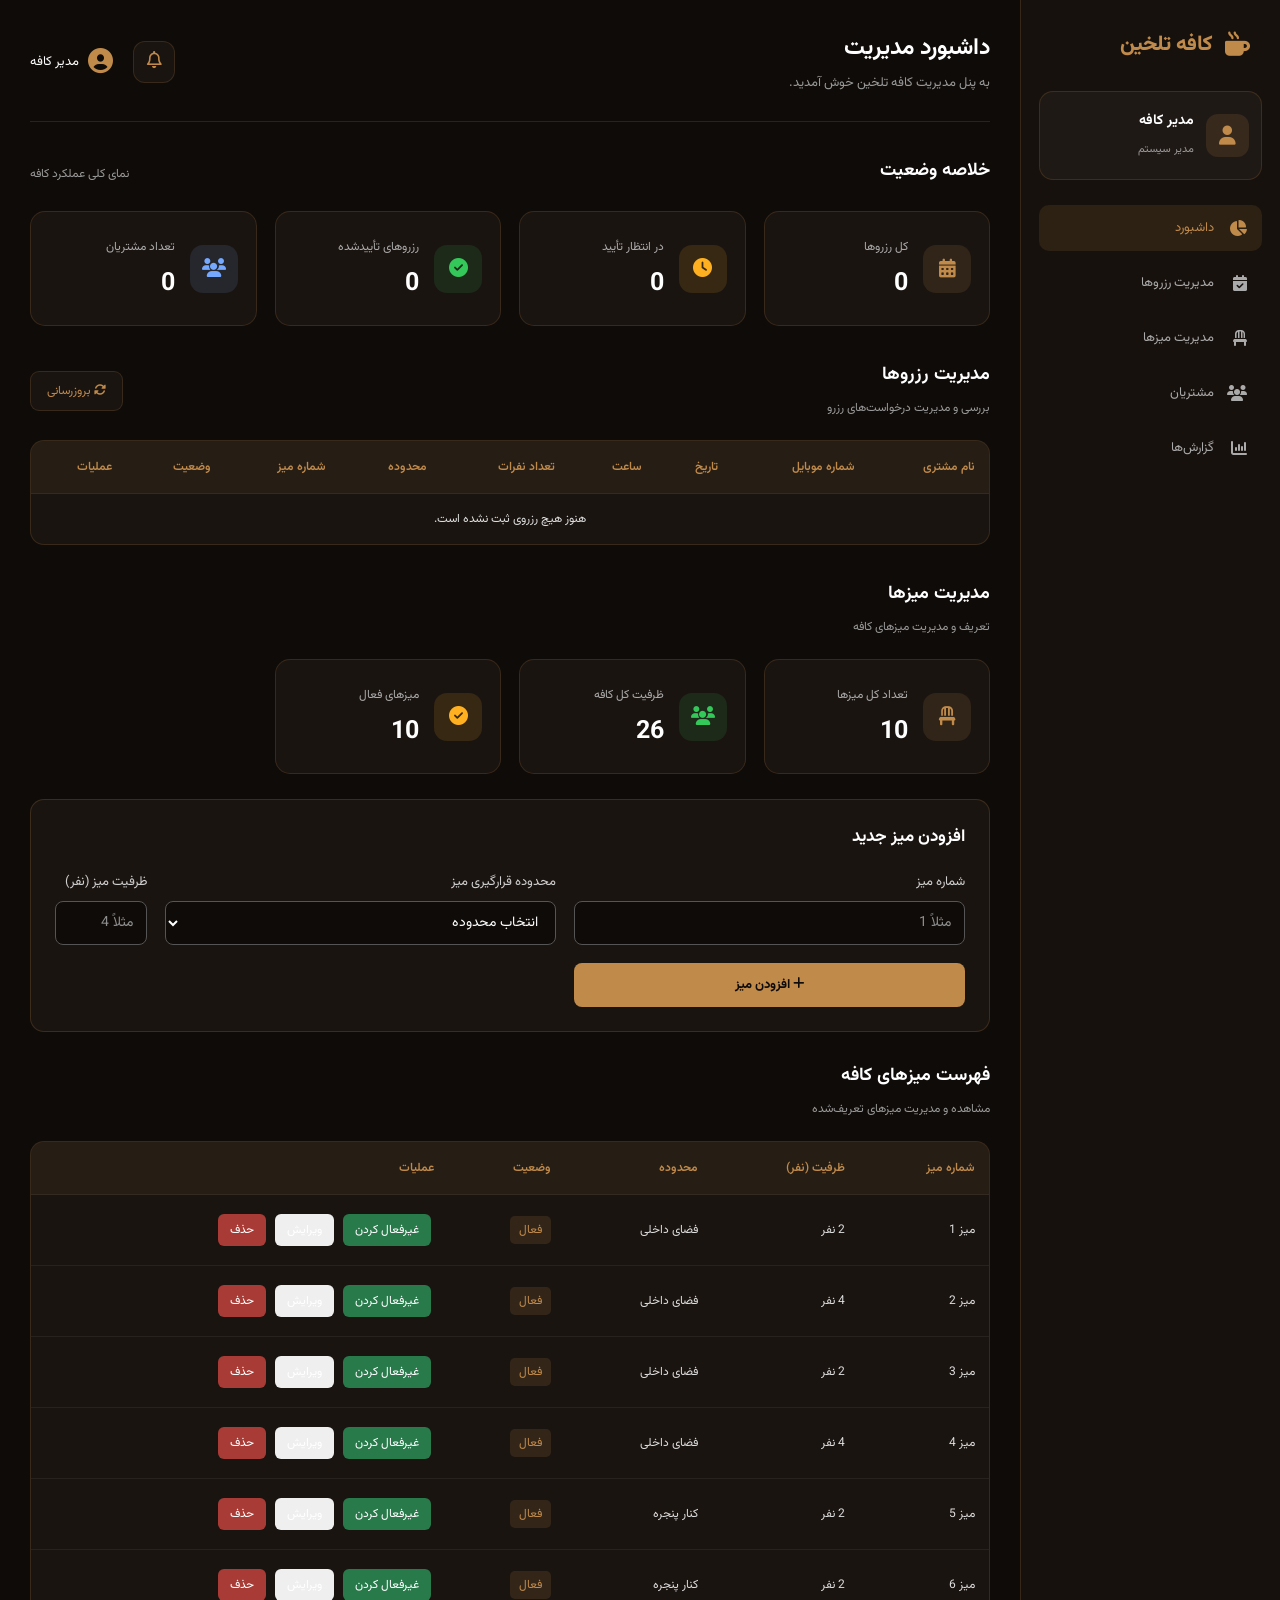
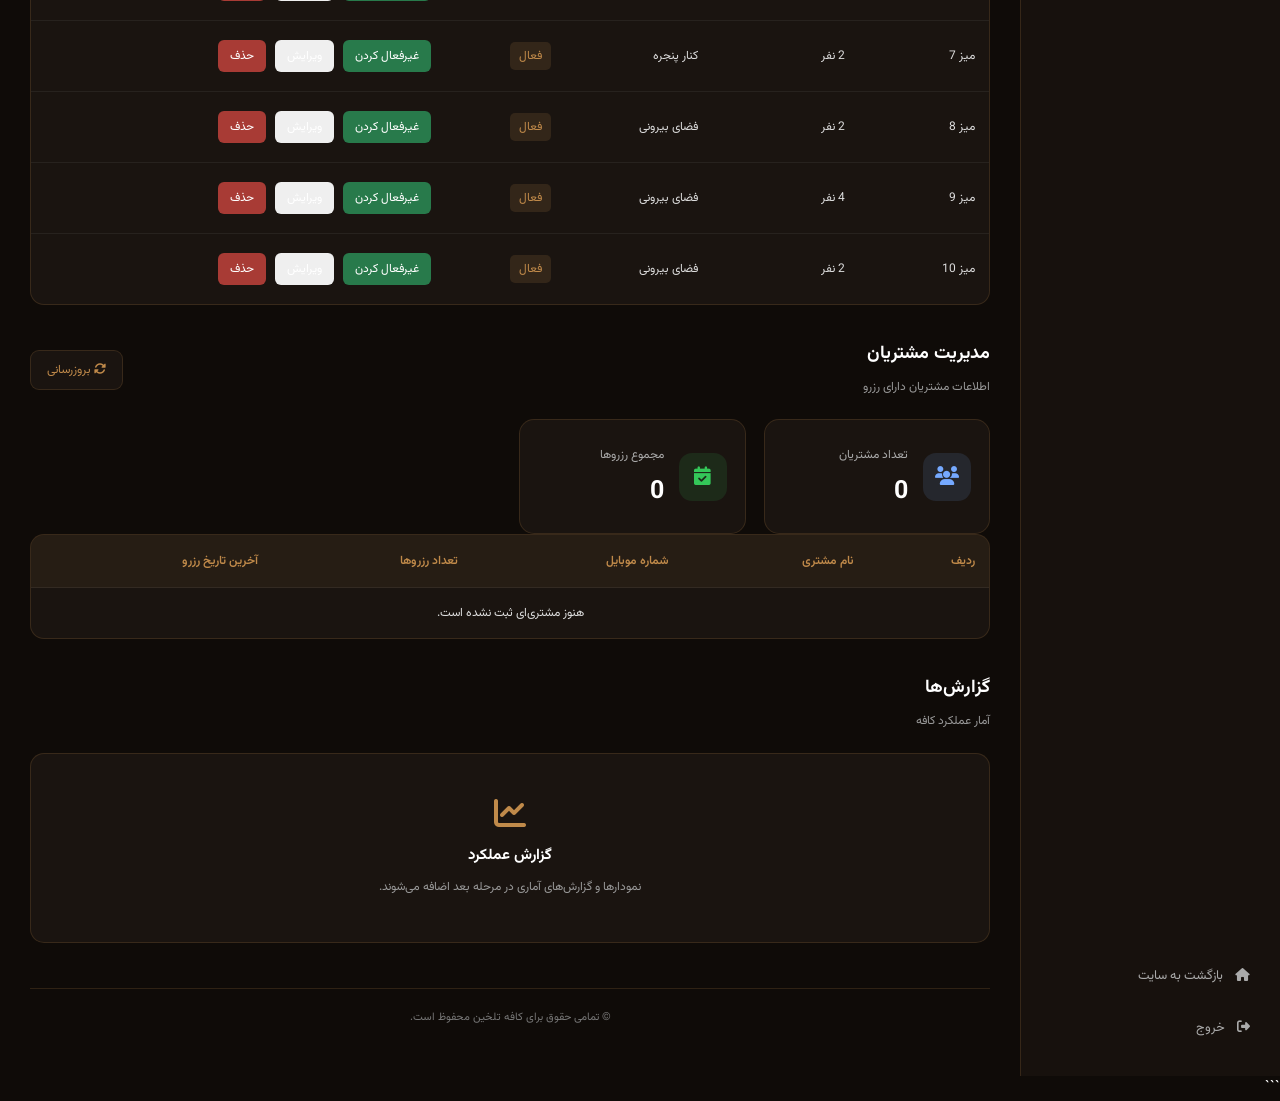
<file: admin.html>
<!DOCTYPE html>
<html lang="fa" dir="rtl">
<head>
    <meta charset="UTF-8">
    <meta name="viewport" content="width=device-width, initial-scale=1.0">
    <title>پنل مدیریت | کافه تلخین</title>

    <link rel="stylesheet" href="css/style.css">

    <link rel="preconnect" href="https://fonts.googleapis.com">
    <link href="https://fonts.googleapis.com/css2?family=Vazirmatn:wght@400;500;600;700;800&display=swap" rel="stylesheet">

    <link rel="stylesheet"
          href="https://cdnjs.cloudflare.com/ajax/libs/font-awesome/6.5.0/css/all.min.css">
</head>

<body>

<div class="admin-page">

    <!-- Sidebar -->
    <aside class="admin-sidebar">

        <div class="admin-logo">
            <i class="fa-solid fa-mug-hot"></i>
            <span>کافه تلخین</span>
        </div>

        <div class="admin-profile">
            <div class="admin-avatar">
                <i class="fa-solid fa-user"></i>
            </div>

            <div>
                <h4>مدیر کافه</h4>
                <span>مدیر سیستم</span>
            </div>
        </div>

        <nav class="admin-nav">

            <a href="#dashboard" class="admin-nav-link active">
                <i class="fa-solid fa-chart-pie"></i>
                <span>داشبورد</span>
            </a>

            <a href="#reservations" class="admin-nav-link">
                <i class="fa-solid fa-calendar-check"></i>
                <span>مدیریت رزروها</span>
            </a>

            <a href="#tables" class="admin-nav-link">
    <i class="fa-solid fa-chair"></i>
    <span>مدیریت میزها</span>
</a>

            <a href="#customers" class="admin-nav-link">
                <i class="fa-solid fa-users"></i>
                <span>مشتریان</span>
            </a>

            <a href="#reports" class="admin-nav-link">
                <i class="fa-solid fa-chart-column"></i>
                <span>گزارش‌ها</span>
            </a>

        </nav>

        <div class="admin-sidebar-footer">
            <a href="index.html">
                <i class="fa-solid fa-house"></i>
                بازگشت به سایت
            </a>

            <a href="index.html">
                <i class="fa-solid fa-right-from-bracket"></i>
                خروج
            </a>
        </div>

    </aside>


    <!-- Main Content -->
    <main class="admin-main">

        <!-- Header -->
        <header class="admin-header">

            <div>
                <h2>داشبورد مدیریت</h2>
                <p>به پنل مدیریت کافه تلخین خوش آمدید.</p>
            </div>

            <div class="admin-header-actions">
                <button class="admin-notification">
                    <i class="fa-regular fa-bell"></i>
                </button>

                <div class="admin-header-user">
                    <i class="fa-solid fa-user-circle"></i>
                    <span>مدیر کافه</span>
                </div>
            </div>

        </header>


        <!-- Dashboard -->
        <section class="admin-section" id="dashboard">

            <div class="admin-section-title">
                <h3>خلاصه وضعیت</h3>
                <span>نمای کلی عملکرد کافه</span>
            </div>

            <div class="admin-stats">

                <div class="admin-stat-card">
                    <div class="admin-stat-icon">
                        <i class="fa-solid fa-calendar-days"></i>
                    </div>
                    <div>
                        <span>کل رزروها</span>
                        <h3 id="totalReservations">0</h3>
                    </div>
                </div>

                <div class="admin-stat-card">
                    <div class="admin-stat-icon pending">
                        <i class="fa-solid fa-clock"></i>
                    </div>
                    <div>
                        <span>در انتظار تأیید</span>
                        <h3 id="pendingReservations">0</h3>
                    </div>
                </div>

                <div class="admin-stat-card">
                    <div class="admin-stat-icon approved">
                        <i class="fa-solid fa-circle-check"></i>
                    </div>
                    <div>
                        <span>رزروهای تأییدشده</span>
                        <h3 id="approvedReservations">0</h3>
                    </div>
                </div>

                <div class="admin-stat-card">
                    <div class="admin-stat-icon customers">
                        <i class="fa-solid fa-users"></i>
                    </div>
                    <div>
                        <span>تعداد مشتریان</span>
                        <h3 id="totalCustomers">0</h3>
                    </div>
                </div>

            </div>

        </section>


        <!-- Reservations -->
        <section class="admin-section" id="reservations">

            <div class="admin-section-title">
                <div>
                    <h3>مدیریت رزروها</h3>
                    <span>بررسی و مدیریت درخواست‌های رزرو</span>
                </div>

                <button class="admin-refresh-btn" id="refreshReservations">
                    <i class="fa-solid fa-rotate"></i>
                    بروزرسانی
                </button>
            </div>

            <div class="admin-table-wrapper">

                <table class="admin-table">

                    <thead>
                        <tr>
                            <th>نام مشتری</th>
                            <th>شماره موبایل</th>
                            <th>تاریخ</th>
                            <th>ساعت</th>
                            <th>تعداد نفرات</th>
                            <th>محدوده</th>
                            <th>شماره میز</th>
                            <th>وضعیت</th>
                            <th>عملیات</th>
                        </tr>
                    </thead>

                    <tbody id="adminReservationsList">
                        <tr>
                            <td colspan="8" class="admin-empty">
                                در حال دریافت اطلاعات...
                            </td>
                        </tr>
                    </tbody>

                </table>

            </div>

        </section>


        
<!-- Tables Management -->
<section class="admin-section" id="tables">

    <div class="admin-section-title">
        <div>
            <h3>مدیریت میزها</h3>
            <span>تعریف و مدیریت میزهای کافه</span>
        </div>
    </div>

    <!-- Table Statistics -->
    <div class="admin-stats">

        <div class="admin-stat-card">
            <div class="admin-stat-icon">
                <i class="fa-solid fa-chair"></i>
            </div>
            <div>
                <span>تعداد کل میزها</span>
                <h3 id="totalTables">0</h3>
            </div>
        </div>

        <div class="admin-stat-card">
            <div class="admin-stat-icon approved">
                <i class="fa-solid fa-users"></i>
            </div>
            <div>
                <span>ظرفیت کل کافه</span>
                <h3 id="totalTableCapacity">0</h3>
            </div>
        </div>

        <div class="admin-stat-card">
            <div class="admin-stat-icon pending">
                <i class="fa-solid fa-circle-check"></i>
            </div>
            <div>
                <span>میزهای فعال</span>
                <h3 id="activeTables">0</h3>
            </div>
        </div>

    </div>

    <!-- Add Table Form -->
    <div class="admin-table-form-wrapper">

        <h3>افزودن میز جدید</h3>

        <form id="addTableForm" class="admin-table-form">

            <div class="admin-form-group">
                <label for="tableNumber">شماره میز</label>
                <input
                    type="number"
                    id="tableNumber"
                    min="1"
                    placeholder="مثلاً 1"
                    required
                >
            </div>


<div class="admin-form-group">
    <label for="tableArea">محدوده قرارگیری میز</label>
    <select id="tableArea" required>
        <option value="">انتخاب محدوده</option>
        <option value="indoor">فضای داخلی</option>
        <option value="window">کنار پنجره</option>
        <option value="outdoor">فضای بیرونی</option>
    </select>
</div>


            <div class="admin-form-group">
                <label for="tableCapacity">ظرفیت میز (نفر)</label>
                <input
                    type="number"
                    id="tableCapacity"
                    min="1"
                    max="20"
                    placeholder="مثلاً 4"
                    required
                >
            </div>

            <button type="submit" class="admin-refresh-btn">
                <i class="fa-solid fa-plus"></i>
                افزودن میز
            </button>

        </form>

    </div>

    <!-- Tables List -->
    <div class="admin-section-title">
        <div>
            <h3>فهرست میزهای کافه</h3>
            <span>مشاهده و مدیریت میزهای تعریف‌شده</span>
        </div>
    </div>

    <div class="admin-table-wrapper">

        <table class="admin-table">

            
<thead>
    <tr>
        <th>شماره میز</th>
        <th>ظرفیت (نفر)</th>
        <th>محدوده</th>
        <th>وضعیت</th>
        <th>عملیات</th>
    </tr>
</thead>

<tbody id="adminTablesList">
    <tr>
        <td colspan="5" class="admin-empty">
            هنوز میزی تعریف نشده است.
        </td>
    </tr>
</tbody>


        </table>

    </div>

</section>



      
        
<!-- Customers -->
<section class="admin-section" id="customers">

    <div class="admin-section-title">
        <div>
            <h3>مدیریت مشتریان</h3>
            <span>اطلاعات مشتریان دارای رزرو</span>
        </div>

        <button class="admin-refresh-btn" id="refreshCustomers">
            <i class="fa-solid fa-rotate"></i>
            بروزرسانی
        </button>
    </div>

    <div class="admin-stats customer-stats">

        <div class="admin-stat-card">
            <div class="admin-stat-icon customers">
                <i class="fa-solid fa-users"></i>
            </div>
            <div>
                <span>تعداد مشتریان</span>
                <h3 id="customersCount">0</h3>
            </div>
        </div>

        <div class="admin-stat-card">
            <div class="admin-stat-icon approved">
                <i class="fa-solid fa-calendar-check"></i>
            </div>
            <div>
                <span>مجموع رزروها</span>
                <h3 id="customersReservationsCount">0</h3>
            </div>
        </div>

    </div>

    <div class="admin-table-wrapper">

        <table class="admin-table">

            <thead>
                <tr>
                    <th>ردیف</th>
                    <th>نام مشتری</th>
                    <th>شماره موبایل</th>
                    <th>تعداد رزروها</th>
                    <th>آخرین تاریخ رزرو</th>
                </tr>
            </thead>

            <tbody id="adminCustomersList">
                <tr>
                    <td colspan="5" class="admin-empty">
                        در حال دریافت اطلاعات...
                    </td>
                </tr>
            </tbody>

        </table>

    </div>

</section>



        <!-- Reports -->
        <section class="admin-section" id="reports">

            <div class="admin-section-title">
                <div>
                    <h3>گزارش‌ها</h3>
                    <span>آمار عملکرد کافه</span>
                </div>
            </div>

            <div class="admin-placeholder">
                <i class="fa-solid fa-chart-line"></i>
                <h3>گزارش عملکرد</h3>
                <p>نمودارها و گزارش‌های آماری در مرحله بعد اضافه می‌شوند.</p>
            </div>

        </section>

        <footer class="admin-footer">
            © تمامی حقوق برای کافه تلخین محفوظ است.
        </footer>

    </main>

</div>

<script src="js/script.js"></script>

</body>
</html>
```
</file>
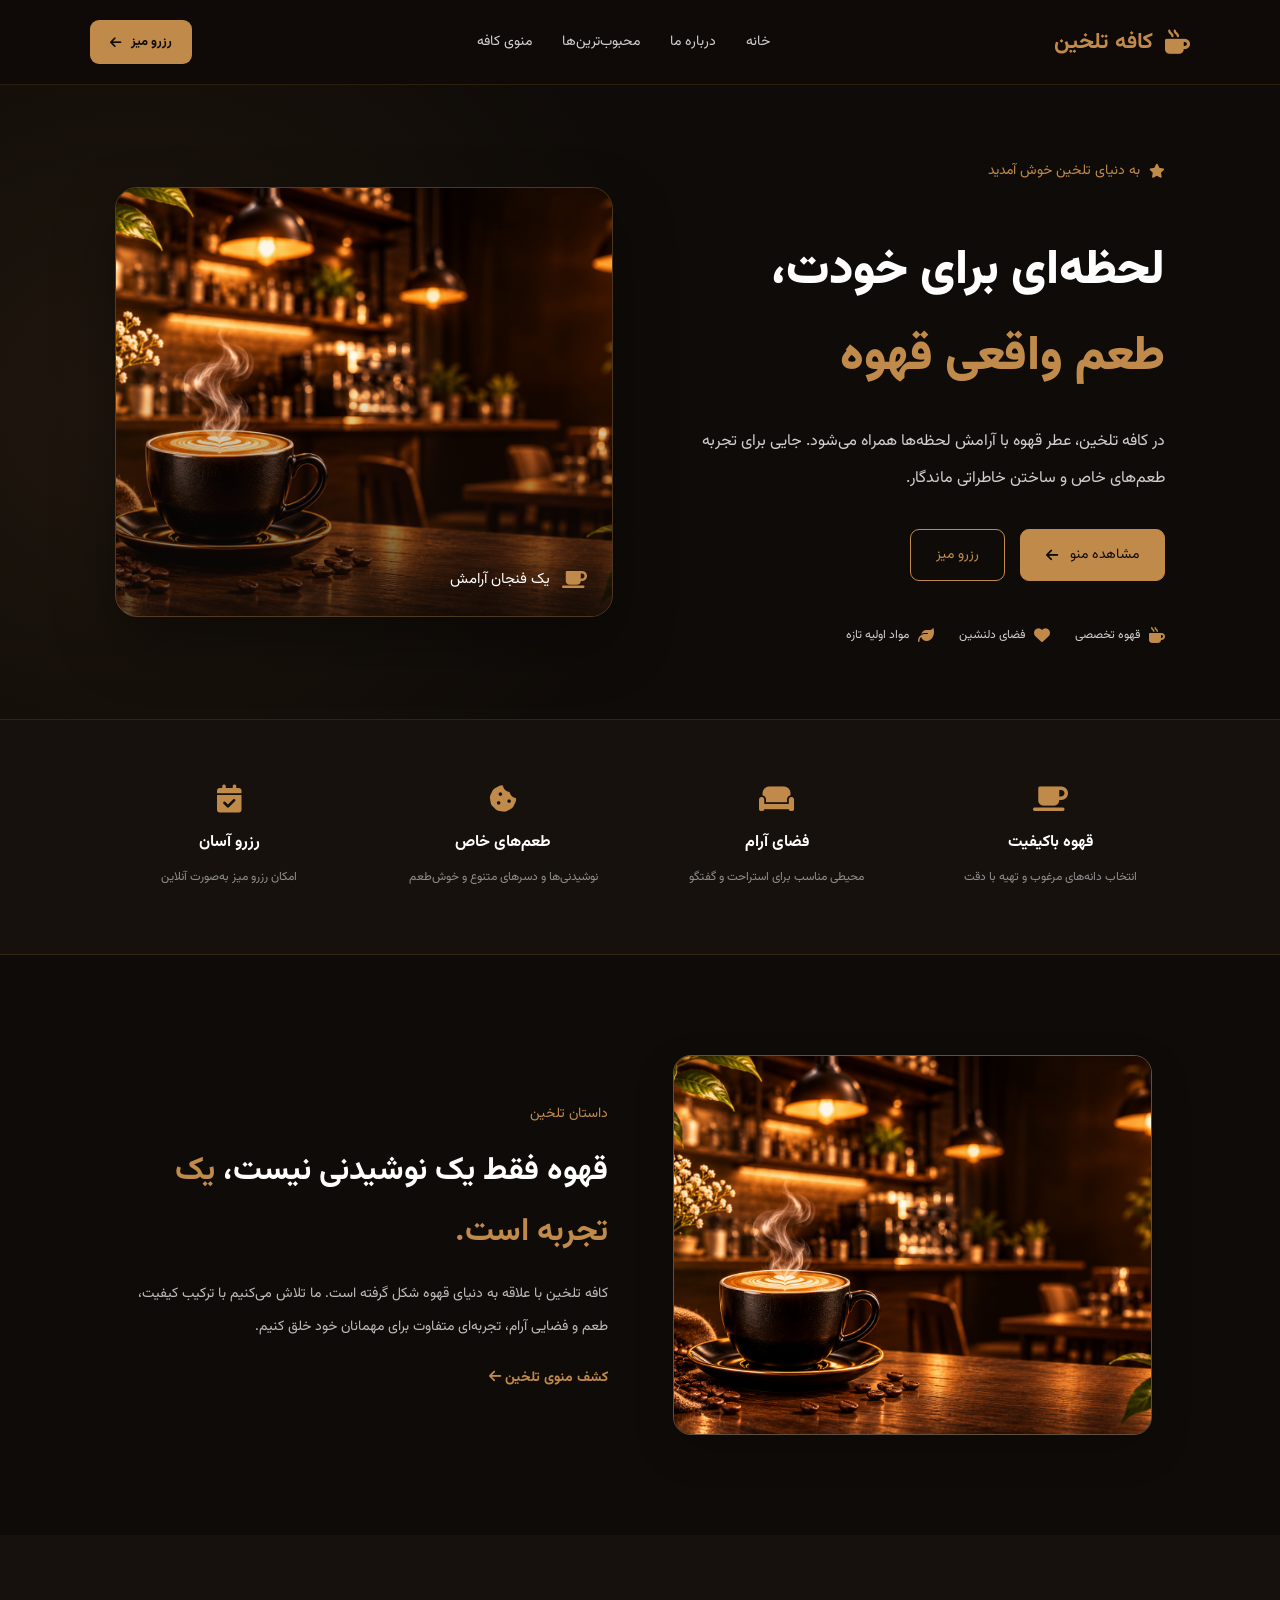
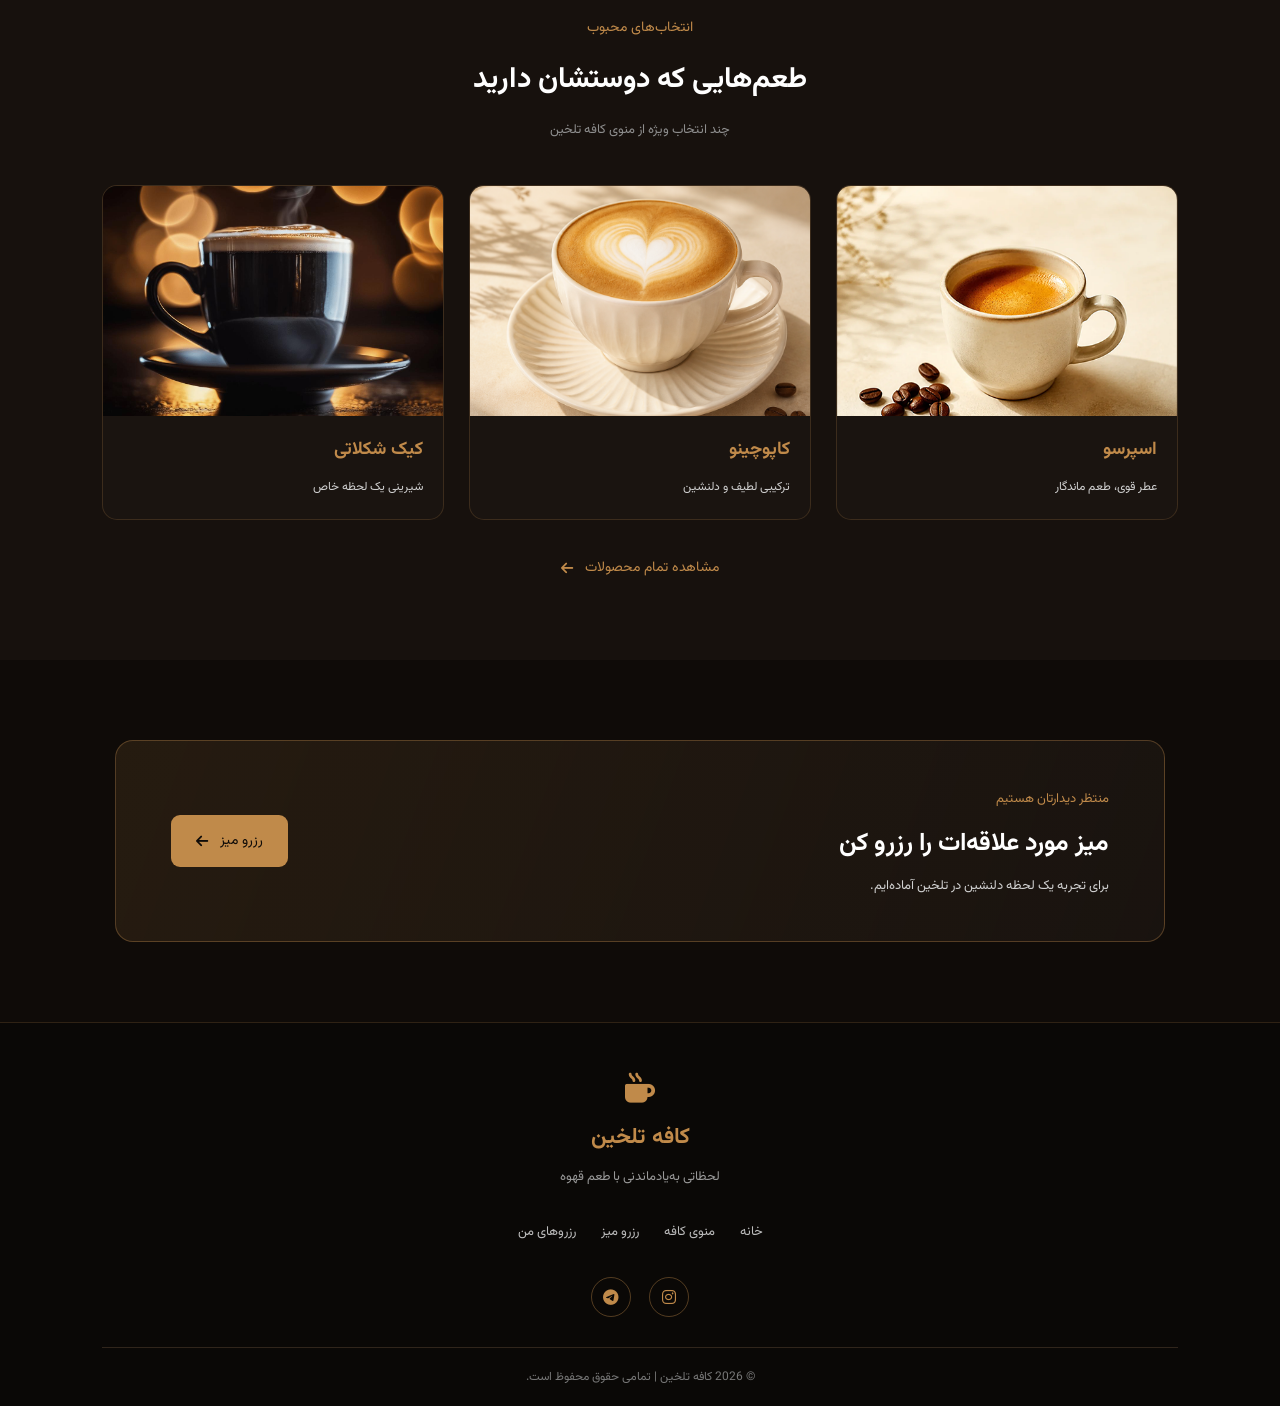
<file: landing.html>
<!DOCTYPE html>
<html lang="fa" dir="rtl">

<head>
    <meta charset="UTF-8">
    <meta name="viewport" content="width=device-width, initial-scale=1.0">

    <title>کافه تلخین | تجربه‌ای متفاوت از طعم قهوه</title>

    <link rel="stylesheet" href="css/style.css">

    <link rel="stylesheet"
        href="https://cdnjs.cloudflare.com/ajax/libs/font-awesome/6.5.0/css/all.min.css">
</head>

<body>

    <main class="landing-page">

        <!-- NAVBAR -->

        <header class="landing-header">

            <a href="landing.html" class="landing-logo">
                <i class="fas fa-mug-hot"></i>
                <span>کافه تلخین</span>
            </a>

            <nav class="landing-nav">
                <a href="index.html">خانه</a>
                <a href="#about">درباره ما</a>
                <a href="#popular">محبوب‌ترین‌ها</a>
                <a href="menu.html">منوی کافه</a>
            </nav>

            <a href="reservation.html" class="header-reservation">
                رزرو میز
                <i class="fas fa-arrow-left"></i>
            </a>

        </header>


        <!-- HERO SECTION -->

        <section class="landing-hero" id="home">

            <div class="hero-content">

                <span class="hero-label">
                    <i class="fas fa-star"></i>
                    به دنیای تلخین خوش آمدید
                </span>

                <h1>
                    لحظه‌ای برای خودت،
                    <span>طعم واقعی قهوه</span>
                </h1>

                <p>
                    در کافه تلخین، عطر قهوه با آرامش لحظه‌ها
                    همراه می‌شود. جایی برای تجربه طعم‌های خاص
                    و ساختن خاطراتی ماندگار.
                </p>

                <div class="hero-buttons">

                    <a href="menu.html" class="hero-primary-btn">
                        مشاهده منو
                        <i class="fas fa-arrow-left"></i>
                    </a>

                    <a href="reservation.html" class="hero-secondary-btn">
                        رزرو میز
                    </a>

                </div>

                <div class="hero-features">

                    <div>
                        <i class="fas fa-mug-hot"></i>
                        <span>قهوه تخصصی</span>
                    </div>

                    <div>
                        <i class="fas fa-heart"></i>
                        <span>فضای دلنشین</span>
                    </div>

                    <div>
                        <i class="fas fa-leaf"></i>
                        <span>مواد اولیه تازه</span>
                    </div>

                </div>

            </div>

            <div class="hero-image">

                <img
                    src="assets/images/cafe-bg.png"
                    alt="فضای کافه تلخین">

                <div class="hero-image-caption">
                    <i class="fas fa-coffee"></i>
                    <span>یک فنجان آرامش</span>
                </div>

            </div>

        </section>


        <!-- FEATURES -->

        <section class="landing-features">

            <div class="landing-feature">
                <i class="fas fa-coffee"></i>
                <h3>قهوه باکیفیت</h3>
                <p>انتخاب دانه‌های مرغوب و تهیه با دقت</p>
            </div>

            <div class="landing-feature">
                <i class="fas fa-couch"></i>
                <h3>فضای آرام</h3>
                <p>محیطی مناسب برای استراحت و گفتگو</p>
            </div>

            <div class="landing-feature">
                <i class="fas fa-cookie-bite"></i>
                <h3>طعم‌های خاص</h3>
                <p>نوشیدنی‌ها و دسرهای متنوع و خوش‌طعم</p>
            </div>

            <div class="landing-feature">
                <i class="fas fa-calendar-check"></i>
                <h3>رزرو آسان</h3>
                <p>امکان رزرو میز به‌صورت آنلاین</p>
            </div>

        </section>


        <!-- ABOUT -->

        <section class="landing-about" id="about">

            <div class="about-image">
                <img
                    src="assets/images/cafe-bg.png"
                    alt="فضای داخلی کافه">
            </div>

            <div class="about-content">

                <span class="section-label">داستان تلخین</span>

                <h2>
                    قهوه فقط یک نوشیدنی نیست،
                    <span>یک تجربه است.</span>
                </h2>

                <p>
                    کافه تلخین با علاقه به دنیای قهوه شکل گرفته است.
                    ما تلاش می‌کنیم با ترکیب کیفیت، طعم و فضایی آرام،
                    تجربه‌ای متفاوت برای مهمانان خود خلق کنیم.
                </p>

                <a href="menu.html" class="about-link">
                    کشف منوی تلخین
                    <i class="fas fa-arrow-left"></i>
                </a>

            </div>

        </section>


        <!-- POPULAR PRODUCTS -->

        <section class="landing-popular" id="popular">

            <div class="section-heading">

                <span class="section-label">انتخاب‌های محبوب</span>

                <h2>طعم‌هایی که دوستشان دارید</h2>

                <p>چند انتخاب ویژه از منوی کافه تلخین</p>

            </div>

            <div class="popular-products">

                <div class="popular-card">
                    <img
                        src="assets/images/Espresso.png"
                        alt="اسپرسو">

                    <div>
                        <h3>اسپرسو</h3>
                        <span>عطر قوی، طعم ماندگار</span>
                    </div>
                </div>

                <div class="popular-card">
                    <img
                        src="assets/images/cappuccino.png"
                        alt="کاپوچینو">

                    <div>
                        <h3>کاپوچینو</h3>
                        <span>ترکیبی لطیف و دلنشین</span>
                    </div>
                </div>

                <div class="popular-card">
                    <img
                        src="assets/images/chocolate-cake.jfif"
                        alt="کیک شکلاتی">

                    <div>
                        <h3>کیک شکلاتی</h3>
                        <span>شیرینی یک لحظه خاص</span>
                    </div>
                </div>

            </div>

            <div class="popular-more">
                <a href="menu.html">
                    مشاهده تمام محصولات
                    <i class="fas fa-arrow-left"></i>
                </a>
            </div>

        </section>


        <!-- RESERVATION CTA -->

        <section class="landing-cta">

            <div>
                <span>منتظر دیدارتان هستیم</span>
                <h2>میز مورد علاقه‌ات را رزرو کن</h2>
                <p>برای تجربه یک لحظه دلنشین در تلخین آماده‌ایم.</p>
            </div>

            <a href="reservation.html">
                رزرو میز
                <i class="fas fa-arrow-left"></i>
            </a>

        </section>


        <!-- FOOTER -->

        <footer class="landing-footer">

            <div class="footer-brand">
                <i class="fas fa-mug-hot"></i>
                <h3>کافه تلخین</h3>
                <p>لحظاتی به‌یادماندنی با طعم قهوه</p>
            </div>

            <div class="footer-links">
                <a href="landing.html">خانه</a>
                <a href="menu.html">منوی کافه</a>
                <a href="reservation.html">رزرو میز</a>
                <a href="my-reservations.html">رزروهای من</a>
            </div>

            <div class="footer-social">
                <a href="#" aria-label="اینستاگرام">
                    <i class="fab fa-instagram"></i>
                </a>
                <a href="#" aria-label="تلگرام">
                    <i class="fab fa-telegram"></i>
                </a>
            </div>

            <div class="footer-copy">
                © 2026 کافه تلخین | تمامی حقوق محفوظ است.
            </div>

        </footer>

    </main>

    <script src="js/script.js"></script>

</body>
</html>
</file>
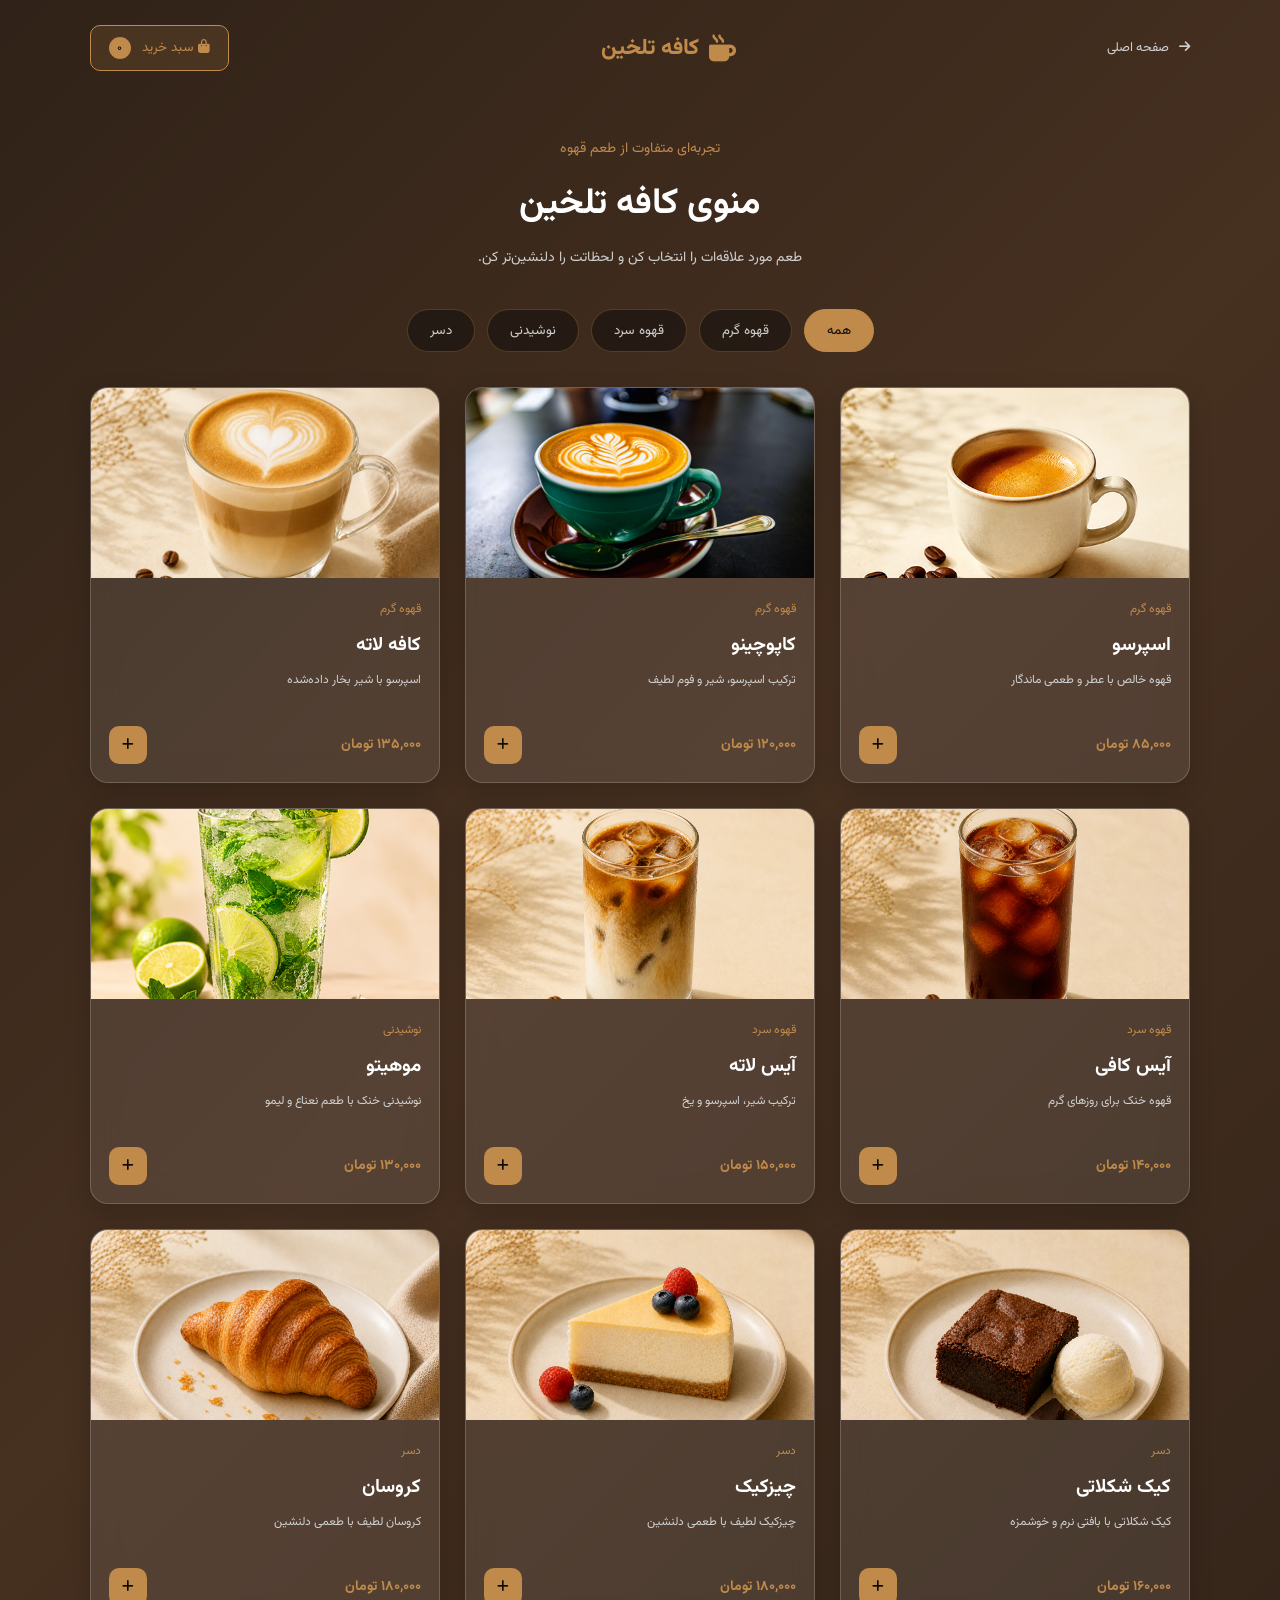
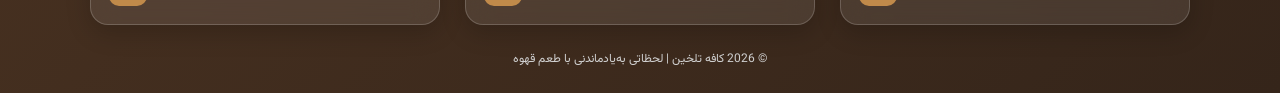
<file: menu.html>
<!DOCTYPE html>
<html lang="fa" dir="rtl">
<head>
    <meta charset="UTF-8">
    <meta name="viewport" content="width=device-width, initial-scale=1.0">
    <title>منوی کافه | کافه تلخین</title>

    <link rel="stylesheet" href="css/style.css">
    <link rel="stylesheet"
        href="https://cdnjs.cloudflare.com/ajax/libs/font-awesome/6.5.0/css/all.min.css">
</head>

<body>

    <div class="background-overlay"></div>

    <main class="menu-page">

        <header class="menu-header">
            <a href="index.html" class="back-link">
                <i class="fas fa-arrow-right"></i>
                صفحه اصلی
            </a>

            <div class="reservation-brand">
                <i class="fas fa-mug-hot"></i>
                <span>کافه تلخین</span>
            </div>

            <button class="cart-toggle" id="cartToggle">
                <i class="fas fa-shopping-bag"></i>
                سبد خرید
                <span id="cartCount">0</span>
            </button>
        </header>

        <section class="menu-hero">
            <span>تجربه‌ای متفاوت از طعم قهوه</span>
            <h1>منوی کافه تلخین</h1>
            <p>طعم مورد علاقه‌ات را انتخاب کن و لحظاتت را دلنشین‌تر کن.</p>
        </section>

        <nav class="menu-categories">
            <button class="category-btn active" data-category="all">همه</button>
            <button class="category-btn" data-category="hot">قهوه گرم</button>
            <button class="category-btn" data-category="cold">قهوه سرد</button>
            <button class="category-btn" data-category="drink">نوشیدنی</button>
            <button class="category-btn" data-category="dessert">دسر</button>
        </nav>

        <section class="menu-products" id="menuProducts">

            <article class="menu-product" data-category="hot">
                <img src="assets/images/Espresso.png"
                     alt="اسپرسو">
                <div class="product-info">
                    <span class="product-category">قهوه گرم</span>
                    <h3>اسپرسو</h3>
                    <p>قهوه خالص با عطر و طعمی ماندگار</p>
                    <div class="product-bottom">
                        <strong>۸۵,۰۰۰ تومان</strong>
                        <button class="add-to-cart" data-name="اسپرسو" data-price="85000">
                            <i class="fas fa-plus"></i>
                        </button>
                    </div>
                </div>
            </article>

            <article class="menu-product" data-category="hot">
                <img src="assets/images/cuppocino.jfif"
                     alt="کاپوچینو">
                <div class="product-info">
                    <span class="product-category">قهوه گرم</span>
                    <h3>کاپوچینو</h3>
                    <p>ترکیب اسپرسو، شیر و فوم لطیف</p>
                    <div class="product-bottom">
                        <strong>۱۲۰,۰۰۰ تومان</strong>
                        <button class="add-to-cart" data-name="کاپوچینو" data-price="120000">
                            <i class="fas fa-plus"></i>
                        </button>
                    </div>
                </div>
            </article>

            <article class="menu-product" data-category="hot">
                <img src="assets/images/Latte.png"
                     alt="لاته">
                <div class="product-info">
                    <span class="product-category">قهوه گرم</span>
                    <h3>کافه لاته</h3>
                    <p>اسپرسو با شیر بخار داده‌شده</p>
                    <div class="product-bottom">
                        <strong>۱۳۵,۰۰۰ تومان</strong>
                        <button class="add-to-cart" data-name="کافه لاته" data-price="135000">
                            <i class="fas fa-plus"></i>
                        </button>
                    </div>
                </div>
            </article>

            <article class="menu-product" data-category="cold">
                <img src="assets/images/Iced Americano.png"
                     alt="آیس کافی">
                <div class="product-info">
                    <span class="product-category">قهوه سرد</span>
                    <h3>آیس کافی</h3>
                    <p>قهوه خنک برای روزهای گرم</p>
                    <div class="product-bottom">
                        <strong>۱۴۰,۰۰۰ تومان</strong>
                        <button class="add-to-cart" data-name="آیس کافی" data-price="140000">
                            <i class="fas fa-plus"></i>
                        </button>
                    </div>
                </div>
            </article>

            <article class="menu-product" data-category="cold">
                <img src="assets/images/Iced Latte.png"
                     alt="آیس لاته">
                <div class="product-info">
                    <span class="product-category">قهوه سرد</span>
                    <h3>آیس لاته</h3>
                    <p>ترکیب شیر، اسپرسو و یخ</p>
                    <div class="product-bottom">
                        <strong>۱۵۰,۰۰۰ تومان</strong>
                        <button class="add-to-cart" data-name="آیس لاته" data-price="150000">
                            <i class="fas fa-plus"></i>
                        </button>
                    </div>
                </div>
            </article>

            <article class="menu-product" data-category="drink">
                <img src="assets/images/mohito.png"
                     alt="موهیتو">
                <div class="product-info">
                    <span class="product-category">نوشیدنی</span>
                    <h3>موهیتو</h3>
                    <p>نوشیدنی خنک با طعم نعناع و لیمو</p>
                    <div class="product-bottom">
                        <strong>۱۳۰,۰۰۰ تومان</strong>
                        <button class="add-to-cart" data-name="موهیتو" data-price="130000">
                            <i class="fas fa-plus"></i>
                        </button>
                    </div>
                </div>
            </article>

            <article class="menu-product" data-category="dessert">
                <img src="assets/images/Chocolate Brownie.png"
                     alt="کیک شکلاتی">
                <div class="product-info">
                    <span class="product-category">دسر</span>
                    <h3>کیک شکلاتی</h3>
                    <p>کیک شکلاتی با بافتی نرم و خوشمزه</p>
                    <div class="product-bottom">
                        <strong>۱۶۰,۰۰۰ تومان</strong>
                        <button class="add-to-cart" data-name="کیک شکلاتی" data-price="160000">
                            <i class="fas fa-plus"></i>
                        </button>
                    </div>
                </div>
            </article>

            <article class="menu-product" data-category="dessert">
                <img src="assets/images/cheesecake.png"
                     alt="چیزکیک">
                <div class="product-info">
                    <span class="product-category">دسر</span>
                    <h3>چیزکیک</h3>
                    <p>چیزکیک لطیف با طعمی دلنشین</p>
                    <div class="product-bottom">
                        <strong>۱۸۰,۰۰۰ تومان</strong>
                        <button class="add-to-cart" data-name="چیزکیک" data-price="180000">
                            <i class="fas fa-plus"></i>
                        </button>
                    </div>
                </div>
            </article>

            <article class="menu-product" data-category="dessert">
                <img src="assets/images/croissant.png"
                     alt="کروسان">
                <div class="product-info">
                    <span class="product-category">دسر</span>
                    <h3>کروسان</h3>
                    <p>کروسان لطیف با طعمی دلنشین</p>
                    <div class="product-bottom">
                        <strong>۱۸۰,۰۰۰ تومان</strong>
                        <button class="add-to-cart" data-name="کروسان" data-price="180000">
                            <i class="fas fa-plus"></i>
                        </button>
                    </div>
                </div>
            </article>

        </section>

        <section class="cart-panel" id="cartPanel">
            <div class="cart-header">
                <h2><i class="fas fa-shopping-bag"></i> سبد خرید</h2>
                <button id="closeCart" aria-label="بستن سبد خرید">
                    <i class="fas fa-times"></i>
                </button>
            </div>

            <div id="cartItems" class="cart-items">
                <p class="cart-empty">هنوز محصولی انتخاب نکرده‌ای.</p>
            </div>

            <div class="cart-total">
                <span>مبلغ کل:</span>
                <strong id="cartTotal">۰ تومان</strong>
            </div>
        </section>

        <footer class="reservation-footer">
            <p>© 2026 کافه تلخین | لحظاتی به‌یادماندنی با طعم قهوه</p>
        </footer>

    </main>

    <script src="js/script.js"></script>

</body>
</html>
</file>
<file: css/style.css>
@import url('https://fonts.googleapis.com/css2?family=Vazirmatn:wght@300;400;500;600;700;800&display=swap');


/* =========================
   VARIABLES
========================= */

:root {
    --primary: #C08A4A;
    --primary-dark: #9A6B37;
    --dark: #0F0B08;
    --dark-light: #1A1410;
    --white: #FFFFFF;
    --gray: #D0D0D0;
    --gray-dark: #8E8E8E;
    --transition: all 0.3s ease;
}

/* =========================
   RESET
========================= */

* {
    margin: 0;
    padding: 0;
    box-sizing: border-box;
}

html {
    scroll-behavior: smooth;
}

body {
    font-family: 'Vazirmatn', sans-serif;
    background-color: var(--dark);
    color: var(--white);
    direction: rtl;
    min-height: 100vh;
    overflow-x: hidden;
}

a {
    text-decoration: none;
    color: inherit;
}

button,
input {
    font-family: inherit;
}

/* =========================
   BACKGROUND
========================= */

body {
    background-image: url("../assets/images/cafe-bg.png");
    background-size: cover;
    background-position: center;
    background-repeat: no-repeat;
    background-attachment: fixed;
}

.background-overlay {
    position: fixed;
    inset: 0;

    background: rgba(15, 11, 8, 0.45);

    z-index: 0;
    pointer-events: none;
}

/* =========================
   MAIN CONTAINER
========================= */

.container {
    min-height: 100vh;
    width: 100%;
    display: flex;
    justify-content: center;
    align-items: center;
    position: relative;
    padding: 40px 20px;
}

/* =========================
   COFFEE DECORATIONS
========================= */

.coffee-beans span {
    position: fixed;
    color: rgba(192, 138, 74, 0.25);
    font-size: 35px;
    animation: floating 6s ease-in-out infinite;
    pointer-events: none;
}

.coffee-beans span:nth-child(1) {
    top: 12%;
    right: 12%;
}

.coffee-beans span:nth-child(2) {
    top: 25%;
    left: 12%;
    animation-delay: 1s;
}

.coffee-beans span:nth-child(3) {
    bottom: 15%;
    right: 18%;
    animation-delay: 2s;
}

.coffee-beans span:nth-child(4) {
    bottom: 30%;
    left: 15%;
    animation-delay: 3s;
}

.coffee-beans span:nth-child(5) {
    top: 65%;
    right: 8%;
    animation-delay: 1.5s;
}

@keyframes floating {
    0%, 100% {
        transform: translateY(0) rotate(0);
    }

    50% {
        transform: translateY(-20px) rotate(15deg);
    }
}

/* =========================
   ANIMATED CIRCLE
========================= */

.circle-container {
    position: fixed;
    width: 580px;
    height: 580px;
    top: 50%;
    left: 50%;
    transform: translate(-50%, -50%);
    border-radius: 50%;
    pointer-events: none;
    z-index: 1;
    animation: rotateCircle 35s linear infinite;
}

.bar {
    position: absolute;
    top: 50%;
    left: 50%;
    width: 3px;
    height: 18px;
    margin-left: -1.5px;
    margin-top: -9px;
    border-radius: 10px;
    background: var(--primary);
    opacity: 0.55;
    transform-origin: center;
    animation: pulseBar 1.5s ease-in-out infinite alternate;
}

@keyframes rotateCircle {
    from {
        transform: translate(-50%, -50%) rotate(0deg);
    }

    to {
        transform: translate(-50%, -50%) rotate(360deg);
    }
}

@keyframes pulseBar {
    from {
        opacity: 0.2;
        height: 10px;
    }

    to {
        opacity: 0.8;
        height: 22px;
    }
}

/* =========================
   LOGIN BOX
========================= */

.login-box {
    position: relative;
    z-index: 2;
    width: 100%;
    max-width: 440px;
    padding: 35px 38px;
    text-align: center;

    background: rgba(26, 20, 16, 0.38);

    backdrop-filter: blur(22px);
    -webkit-backdrop-filter: blur(22px);

    border: 1px solid rgba(255, 255, 255, 0.25);
    border-radius: 25px;

    box-shadow:
        0 20px 60px rgba(0, 0, 0, 0.35),
        inset 0 0 25px rgba(255, 255, 255, 0.04);

    animation: showBox 1s ease;
}

@keyframes showBox {
    from {
        opacity: 0;
        transform: translateY(35px) scale(0.96);
    }

    to {
        opacity: 1;
        transform: translateY(0) scale(1);
    }
}

/* =========================
   LOGO
========================= */

.logo {
    width: 75px;
    height: 75px;
    margin: 0 auto 15px;

    display: flex;
    align-items: center;
    justify-content: center;

    border: 2px solid var(--primary);
    border-radius: 50%;

    color: var(--primary);
    font-size: 32px;

    box-shadow: 0 0 20px rgba(192, 138, 74, 0.25);

    animation: logoGlow 3s infinite ease-in-out;
}

@keyframes logoGlow {
    0%, 100% {
        box-shadow: 0 0 10px rgba(192, 138, 74, 0.2);
    }

    50% {
        box-shadow: 0 0 30px rgba(192, 138, 74, 0.6);
    }
}

.login-box h1 {
    font-size: 29px;
    font-weight: 800;
    color: var(--primary);
    margin-bottom: 5px;
}

.subtitle {
    font-size: 13px;
    color: var(--gray);
    line-height: 2;
}

/* =========================
   WELCOME TEXT
========================= */

.welcome-text {
    margin: 28px 0 22px;
}

.welcome-text h2 {
    font-size: 21px;
    color: var(--white);
    margin-bottom: 7px;
}

.welcome-text p {
    font-size: 13px;
    color: var(--gray);
}

/* =========================
   INPUTS
========================= */

.input-group {
    width: 100%;
    height: 52px;
    margin-bottom: 17px;

    display: flex;
    align-items: center;
    gap: 12px;

    padding: 0 15px;

    border: 1px solid rgba(255, 255, 255, 0.17);
    border-radius: 12px;

    background: rgba(255, 255, 255, 0.06);

    transition: var(--transition);
}

.input-group:focus-within {
    border-color: var(--primary);
    box-shadow: 0 0 15px rgba(192, 138, 74, 0.15);
}

.input-group > i {
    color: var(--primary);
    font-size: 17px;
}

.input-group input {
    width: 100%;
    height: 100%;

    border: none;
    outline: none;

    background: transparent;

    color: var(--white);
    font-size: 13px;
}

.input-group input::placeholder {
    color: var(--gray-dark);
}

.toggle-password {
    cursor: pointer;
}

/* =========================
   FORM OPTIONS
========================= */

.form-options {
    display: flex;
    justify-content: space-between;
    align-items: center;

    margin: 5px 0 22px;

    font-size: 11px;
    color: var(--gray);
}

.form-options label {
    display: flex;
    align-items: center;
    gap: 5px;
    cursor: pointer;
}

.form-options input {
    accent-color: var(--primary);
}

.form-options a {
    transition: var(--transition);
}

.form-options a:hover {
    color: var(--primary);
}

/* =========================
   LOGIN BUTTON
========================= */

.login-btn {
    width: 100%;
    height: 52px;

    display: flex;
    align-items: center;
    justify-content: center;
    gap: 12px;

    border: none;
    border-radius: 12px;

    background: linear-gradient(
        135deg,
        var(--primary),
        var(--primary-dark)
    );

    color: var(--dark);
    font-size: 14px;
    font-weight: 700;

    cursor: pointer;
    transition: var(--transition);
}

.login-btn:hover {
    transform: translateY(-3px);

    box-shadow:
        0 8px 25px rgba(192, 138, 74, 0.35);
}

.login-btn i {
    transition: var(--transition);
}

.login-btn:hover i {
    transform: translateX(-5px);
}

/* =========================
   DIVIDER
========================= */

.divider {
    display: flex;
    align-items: center;
    gap: 15px;

    margin: 25px 0;

    color: var(--gray-dark);
    font-size: 12px;
}

.divider::before,
.divider::after {
    content: "";
    height: 1px;
    flex: 1;
    background: rgba(255, 255, 255, 0.15);
}

/* =========================
   SIGNUP LINK
========================= */

.signup-link {
    font-size: 13px;
    color: var(--gray);
}

.signup-link a {
    color: var(--primary);
    font-weight: 700;
    transition: var(--transition);
}

.signup-link a:hover {
    color: var(--white);
}

/* =========================
   GUEST LINK
========================= */

.guest-link {
    display: inline-flex;
    align-items: center;
    justify-content: center;
    gap: 8px;

    margin-top: 22px;

    color: var(--primary);
    font-size: 13px;

    transition: var(--transition);
}

.guest-link:hover {
    color: var(--white);
    transform: translateY(-2px);
}

/* =========================
   COFFEE CAPTION
========================= */

.coffee-caption {
    position: absolute;
    bottom: 22px;
    left: 30px;

    text-align: left;
    color: rgba(255, 255, 255, 0.6);
}

.coffee-caption span {
    font-size: 20px;
    font-weight: 800;
    letter-spacing: 5px;
    color: var(--primary);
}

.coffee-caption p {
    font-size: 11px;
    margin-top: 5px;
}

/* =========================
   RESPONSIVE
========================= */

@media (max-width: 600px) {

    .container {
        padding: 25px 15px;
    }

    .login-box {
        padding: 30px 22px;
    }

    .login-box h1 {
        font-size: 25px;
    }

    .circle-container {
        width: 390px;
        height: 390px;
    }

    .coffee-caption {
        display: none;
    }

    .coffee-beans span {
        font-size: 25px;
    }
}

@media (max-width: 360px) {

    .login-box {
        padding: 25px 16px;
    }

    .form-options {
        font-size: 10px;
    }
}

/* =================================
   RESERVATION PAGE
================================= */

.reservation-page {
    position: relative;
    z-index: 1;
    min-height: 100vh;
    padding: 30px 6%;
}

/* Header */

.reservation-header {
    display: flex;
    justify-content: space-between;
    align-items: center;
    margin-bottom: 35px;
}

.back-link {
    color: var(--gray);
    font-size: 13px;
    transition: var(--transition);
}

.back-link:hover {
    color: var(--primary);
}

.back-link i {
    margin-left: 7px;
}

.reservation-brand {
    display: flex;
    align-items: center;
    gap: 10px;
    color: var(--primary);
    font-size: 22px;
    font-weight: 800;
}

.reservation-brand i {
    font-size: 27px;
}

/* Reservation Card */

.reservation-card {
    width: 100%;
    max-width: 850px;
    margin: 0 auto;
    padding: 35px 45px;

    background: rgba(26, 20, 16, 0.42);
    backdrop-filter: blur(22px);
    -webkit-backdrop-filter: blur(22px);

    border: 1px solid rgba(255, 255, 255, 0.22);
    border-radius: 25px;

    box-shadow: 0 20px 60px rgba(0, 0, 0, 0.4);

    animation: showBox 0.8s ease;
}

/* Reservation Icon */

.reservation-icon {
    width: 65px;
    height: 65px;
    margin: 0 auto 15px;

    display: flex;
    align-items: center;
    justify-content: center;

    border: 2px solid var(--primary);
    border-radius: 50%;

    color: var(--primary);
    font-size: 27px;

    box-shadow: 0 0 20px rgba(192, 138, 74, 0.2);
}

/* Title */

.reservation-card h1 {
    text-align: center;
    font-size: 28px;
    color: var(--primary);
    margin-bottom: 8px;
}

.reservation-subtitle {
    text-align: center;
    color: var(--gray);
    font-size: 13px;
    margin-bottom: 30px;
}

/* Form Grid */

.reservation-grid {
    display: grid;
    grid-template-columns: repeat(2, 1fr);
    gap: 22px 20px;
}

.reservation-group {
    display: flex;
    flex-direction: column;
    gap: 9px;
}

.reservation-group label {
    color: var(--gray);
    font-size: 13px;
}

/* Input Fields */

.reservation-input {
    height: 50px;
    display: flex;
    align-items: center;
    gap: 12px;
    padding: 0 14px;

    background: rgba(255, 255, 255, 0.06);
    border: 1px solid rgba(255, 255, 255, 0.18);
    border-radius: 11px;

    transition: var(--transition);
}

.reservation-input:focus-within {
    border-color: var(--primary);
    box-shadow: 0 0 12px rgba(192, 138, 74, 0.15);
}

.reservation-input i {
    color: var(--primary);
    font-size: 16px;
}

.reservation-input input,
.reservation-input select {
    width: 100%;
    height: 100%;
    border: none;
    outline: none;
    background: transparent;
    color: var(--white);
    font-size: 13px;
}

.reservation-input input::placeholder {
    color: var(--gray-dark);
}

.reservation-input select {
    cursor: pointer;
}

.reservation-input select option {
    background: var(--dark-light);
    color: var(--white);
}

/* Date and Time */

.reservation-input input[type="date"],
.reservation-input input[type="time"] {
    color-scheme: dark;
}

/* Notes */

.notes-group {
    margin-top: 23px;
}

.notes-group textarea {
    width: 100%;
    min-height: 95px;
    resize: vertical;
    padding: 13px 15px;

    background: rgba(255, 255, 255, 0.06);
    border: 1px solid rgba(255, 255, 255, 0.18);
    border-radius: 11px;

    color: var(--white);
    font-size: 13px;
    outline: none;
    transition: var(--transition);
}

.notes-group textarea::placeholder {
    color: var(--gray-dark);
}

.notes-group textarea:focus {
    border-color: var(--primary);
}

/* Submit Button */

.reservation-btn {
    width: 100%;
    height: 53px;
    margin-top: 25px;

    display: flex;
    align-items: center;
    justify-content: center;
    gap: 12px;

    border: none;
    border-radius: 11px;

    background: linear-gradient(
        135deg,
        var(--primary),
        var(--primary-dark)
    );

    color: var(--dark);
    font-size: 15px;
    font-weight: 700;

    cursor: pointer;
    transition: var(--transition);
}

.reservation-btn:hover {
    transform: translateY(-3px);
    box-shadow: 0 8px 25px rgba(192, 138, 74, 0.3);
}

/* Footer */

.reservation-footer {
    margin-top: 25px;
    text-align: center;
    color: var(--gray);
    font-size: 12px;
}

.reservation-footer i {
    color: var(--primary);
    margin-left: 5px;
}

/* Responsive */

@media (max-width: 600px) {

    .reservation-page {
        padding: 20px 15px;
    }

    .reservation-header {
        margin-bottom: 25px;
    }

    .reservation-brand {
        font-size: 18px;
    }

    .reservation-card {
        padding: 28px 20px;
    }

    .reservation-grid {
        grid-template-columns: 1fr;
    }

    .reservation-card h1 {
        font-size: 24px;
    }
}

/* ==============================
   MY RESERVATIONS PAGE
============================== */

.my-reservations-page {
    position: relative;
    z-index: 2;
    min-height: 100vh;
    padding: 30px 7%;
    color: var(--white);
}

.my-reservations-container {
    max-width: 950px;
    margin: 45px auto;
}

.my-reservations-title {
    text-align: center;
    margin-bottom: 35px;
}

.my-reservations-title h1 {
    color: var(--primary);
    font-size: 30px;
    margin: 18px 0 10px;
}

.my-reservations-title p {
    color: var(--gray);
    font-size: 14px;
}

.reservation-summary {
    display: grid;
    grid-template-columns: repeat(2, 1fr);
    gap: 20px;
    margin-bottom: 30px;
}

.summary-item {
    display: flex;
    align-items: center;
    gap: 18px;
    padding: 22px;
    border: 1px solid rgba(192, 138, 74, 0.3);
    border-radius: 16px;
    background: rgba(26, 20, 16, 0.55);
    backdrop-filter: blur(15px);
}

.summary-item > i {
    font-size: 27px;
    color: var(--primary);
}

.summary-item span {
    display: block;
    color: var(--gray);
    font-size: 13px;
    margin-bottom: 7px;
}

.summary-item strong {
    font-size: 23px;
    color: var(--white);
}

.reservations-list {
    display: grid;
    gap: 18px;
}

.reservation-card-item {
    padding: 24px;
    border: 1px solid rgba(192, 138, 74, 0.35);
    border-radius: 18px;
    background: rgba(26, 20, 16, 0.58);
    backdrop-filter: blur(20px);
    transition: all 0.3s ease;
}

.reservation-card-item:hover {
    border-color: var(--primary);
    transform: translateY(-3px);
}

.reservation-card-top {
    display: flex;
    justify-content: space-between;
    align-items: center;
    gap: 12px;
    padding-bottom: 17px;
    border-bottom: 1px solid rgba(255,255,255,0.12);
}

.reservation-card-top h3 {
    color: var(--primary);
    font-size: 18px;
}

.reservation-status {
    font-size: 12px;
    padding: 7px 13px;
    border-radius: 20px;
    background: rgba(255, 176, 32, 0.15);
    color: #FFB020;
}

.reservation-details {
    display: grid;
    grid-template-columns: repeat(2, 1fr);
    gap: 18px;
    padding: 20px 0;
}

.reservation-detail {
    display: flex;
    align-items: center;
    gap: 10px;
    color: var(--gray);
    font-size: 13px;
}

.reservation-detail i {
    color: var(--primary);
    width: 18px;
    text-align: center;
}

.reservation-notes {
    color: var(--gray);
    font-size: 13px;
    margin-bottom: 18px;
    line-height: 1.9;
}

.delete-reservation-btn {
    border: 1px solid #B84A4A;
    color: #E58A8A;
    background: transparent;
    padding: 9px 17px;
    border-radius: 8px;
    cursor: pointer;
    font-family: inherit;
    transition: 0.3s;
}

.delete-reservation-btn:hover {
    background: #B84A4A;
    color: white;
}

.empty-reservations {
    text-align: center;
    padding: 55px 20px;
    border: 1px solid rgba(192, 138, 74, 0.3);
    border-radius: 18px;
    background: rgba(26, 20, 16, 0.55);
}

.empty-reservations > i {
    font-size: 48px;
    color: var(--primary);
    margin-bottom: 20px;
}

.empty-reservations h3 {
    color: var(--white);
    margin-bottom: 12px;
}

.empty-reservations p {
    color: var(--gray);
    font-size: 13px;
    margin-bottom: 25px;
    line-height: 2;
}

.empty-reservations .reservation-btn {
    display: inline-flex;
    text-decoration: none;
    align-items: center;
    gap: 10px;
}

.new-reservation-link {
    text-align: center;
    margin-top: 30px;
}

.new-reservation-link a {
    color: var(--primary);
    text-decoration: none;
    font-size: 14px;
}

.new-reservation-link a:hover {
    color: var(--white);
}

@media (max-width: 600px) {

    .my-reservations-page {
        padding: 20px 5%;
    }

    .reservation-summary {
        grid-template-columns: 1fr;
    }

    .reservation-details {
        grid-template-columns: 1fr;
        gap: 15px;
    }

    .reservation-card-top {
        align-items: flex-start;
        flex-direction: column;
    }

    .my-reservations-title h1 {
        font-size: 24px;
    }
}

/* ==============================
   CAFE MENU PAGE
============================== */

.menu-page {
    position: relative;
    z-index: 2;
    min-height: 100vh;
    padding: 25px 7%;
    color: var(--white);
}

.menu-header {
    display: flex;
    align-items: center;
    justify-content: space-between;
    gap: 15px;
}

.cart-toggle {
    background: rgba(192, 138, 74, 0.15);
    border: 1px solid var(--primary);
    color: var(--primary);
    padding: 11px 18px;
    border-radius: 10px;
    cursor: pointer;
    font-family: inherit;
}

.cart-toggle span {
    display: inline-flex;
    align-items: center;
    justify-content: center;
    background: var(--primary);
    color: var(--dark);
    width: 22px;
    height: 22px;
    border-radius: 50%;
    margin-right: 7px;
    font-size: 12px;
}

.menu-hero {
    text-align: center;
    padding: 65px 15px 40px;
}

.menu-hero > span {
    color: var(--primary);
    font-size: 14px;
}

.menu-hero h1 {
    color: var(--white);
    font-size: 36px;
    margin: 15px 0;
}

.menu-hero p {
    color: var(--gray);
    font-size: 14px;
}

.menu-categories {
    display: flex;
    justify-content: center;
    flex-wrap: wrap;
    gap: 12px;
    margin-bottom: 35px;
}

.category-btn {
    font-family: inherit;
    color: var(--gray);
    background: rgba(26, 20, 16, 0.7);
    border: 1px solid rgba(192, 138, 74, 0.3);
    padding: 10px 22px;
    border-radius: 25px;
    cursor: pointer;
    transition: 0.3s;
}

.category-btn:hover,
.category-btn.active {
    background: var(--primary);
    color: var(--dark);
    border-color: var(--primary);
}

.menu-products {
    display: grid;
    grid-template-columns: repeat(3, minmax(0, 1fr));
    gap: 25px;
    max-width: 1150px;
    margin: 0 auto;
}

.menu-product {
    overflow: hidden;
    border: 1px solid rgba(192, 138, 74, 0.3);
    border-radius: 17px;
    background: rgba(26, 20, 16, 0.65);
    backdrop-filter: blur(15px);
    transition: 0.3s;
}

.menu-product:hover {
    transform: translateY(-6px);
    border-color: var(--primary);
}

.menu-product img {
    width: 100%;
    height: 190px;
    object-fit: cover;
    display: block;
}

.product-info {
    padding: 18px;
}

.product-category {
    color: var(--primary);
    font-size: 12px;
}

.product-info h3 {
    font-size: 19px;
    margin: 10px 0;
}

.product-info p {
    color: var(--gray);
    font-size: 12px;
    min-height: 38px;
    line-height: 1.8;
}

.product-bottom {
    display: flex;
    justify-content: space-between;
    align-items: center;
    margin-top: 18px;
    gap: 10px;
}

.product-bottom strong {
    color: var(--primary);
    font-size: 14px;
}

.add-to-cart {
    width: 38px;
    height: 38px;
    border: none;
    border-radius: 10px;
    background: var(--primary);
    color: var(--dark);
    cursor: pointer;
    transition: 0.3s;
}

.add-to-cart:hover {
    background: var(--white);
    transform: scale(1.08);
}

.cart-panel {
    position: fixed;
    top: 0;
    left: -430px;
    width: min(390px, 90vw);
    height: 100vh;
    padding: 25px;
    background: rgba(15, 11, 8, 0.97);
    border-right: 1px solid var(--primary);
    z-index: 100;
    transition: left 0.35s ease;
    display: flex;
    flex-direction: column;
}

.cart-panel.open {
    left: 0;
}

.cart-header {
    display: flex;
    justify-content: space-between;
    align-items: center;
    padding-bottom: 20px;
    border-bottom: 1px solid rgba(192, 138, 74, 0.3);
}

.cart-header h2 {
    color: var(--primary);
    font-size: 20px;
}

.cart-header button {
    background: transparent;
    border: none;
    color: var(--white);
    font-size: 20px;
    cursor: pointer;
}

.cart-items {
    flex: 1;
    overflow-y: auto;
    padding: 20px 0;
}

.cart-empty {
    color: var(--gray);
    text-align: center;
    margin-top: 30px;
}

.cart-item {
    display: flex;
    justify-content: space-between;
    align-items: center;
    gap: 12px;
    padding: 14px 0;
    border-bottom: 1px solid rgba(255,255,255,0.1);
}

.cart-item h4 {
    font-size: 14px;
    margin-bottom: 7px;
}

.cart-item p {
    color: var(--primary);
    font-size: 12px;
}

.cart-item-actions {
    display: flex;
    align-items: center;
    gap: 9px;
}

.cart-item-actions button {
    width: 27px;
    height: 27px;
    border: 1px solid var(--primary);
    border-radius: 7px;
    background: transparent;
    color: var(--primary);
    cursor: pointer;
}

.cart-item-actions span {
    font-size: 13px;
}

.cart-total {
    display: flex;
    justify-content: space-between;
    align-items: center;
    padding-top: 20px;
    border-top: 1px solid rgba(192, 138, 74, 0.3);
    color: var(--gray);
}

.cart-total strong {
    color: var(--primary);
}


/* Minimal background for menu page */

body:has(.menu-page) {
    background: #0F0B08;
}

.menu-page {
    background:
        radial-gradient(
            circle at 50% 0%,
            rgba(192, 138, 74, 0.07),
            transparent 55%
        );
    background-color: #0F0B08;
}

.menu-page .background-overlay,
.menu-page .coffee-beans,
.menu-page .circle-container {
    display: none;
}

.menu-product {
    background: rgba(26, 20, 16, 0.88);
    border: 1px solid rgba(192, 138, 74, 0.2);
}


@media (max-width: 900px) {
    .menu-products {
        grid-template-columns: repeat(2, minmax(0, 1fr));
    }
}

@media (max-width: 600px) {
    .menu-page {
        padding: 20px 5%;
    }

    .menu-products {
        grid-template-columns: 1fr;
    }

    .menu-hero {
        padding-top: 45px;
    }

    .menu-hero h1 {
        font-size: 27px;
    }

    .menu-header {
        flex-wrap: wrap;
    }

    .menu-product img {
        height: 210px;
    }
}


/* =====================================
   LANDING PAGE - CAFE TALKHIN
===================================== */

.landing-page {
    --landing-gold: #C08A4A;
    --landing-dark: #0F0B08;
    --landing-card: #1A1410;

    background: var(--landing-dark);
    color: var(--white);
    min-height: 100vh;
    position: relative;
    z-index: 2;
    overflow: hidden;
}

/* HEADER */

.landing-header {
    width: 100%;
    min-height: 85px;
    padding: 15px 7%;
    display: flex;
    align-items: center;
    justify-content: space-between;
    gap: 25px;
    border-bottom: 1px solid rgba(192, 138, 74, 0.15);
    background: rgba(15, 11, 8, 0.96);
}

.landing-logo {
    display: flex;
    align-items: center;
    gap: 12px;
    text-decoration: none;
    color: var(--landing-gold);
    font-size: 22px;
    font-weight: bold;
    white-space: nowrap;
}

.landing-logo i {
    font-size: 25px;
}

.landing-nav {
    display: flex;
    align-items: center;
    gap: 30px;
}

.landing-nav a {
    text-decoration: none;
    color: var(--gray);
    font-size: 14px;
    transition: 0.3s;
}

.landing-nav a:hover {
    color: var(--landing-gold);
}

.header-reservation {
    display: flex;
    align-items: center;
    gap: 10px;
    padding: 12px 20px;
    background: var(--landing-gold);
    color: var(--landing-dark);
    text-decoration: none;
    border-radius: 9px;
    font-size: 13px;
    font-weight: bold;
    transition: 0.3s;
    white-space: nowrap;
}

.header-reservation:hover {
    background: var(--white);
    transform: translateY(-2px);
}

/* HERO SECTION */

.landing-hero {
    display: grid;
    grid-template-columns: 1fr 1fr;
    align-items: center;
    gap: 55px;
    padding: 75px 9%;
    min-height: 570px;
    background:
        radial-gradient(
            circle at 10% 50%,
            rgba(192, 138, 74, 0.09),
            transparent 45%
        );
}

.hero-content {
    max-width: 560px;
}

.hero-label {
    display: inline-flex;
    align-items: center;
    gap: 9px;
    color: var(--landing-gold);
    font-size: 14px;
    margin-bottom: 25px;
}

.hero-content h1 {
    font-size: clamp(30px, 4vw, 48px);
    line-height: 1.8;
    font-weight: 800;
    margin-bottom: 20px;
}

.hero-content h1 span {
    display: block;
    color: var(--landing-gold);
}

.hero-content > p {
    color: var(--gray);
    font-size: 15px;
    line-height: 2.3;
    max-width: 500px;
}

.hero-buttons {
    display: flex;
    align-items: center;
    flex-wrap: wrap;
    gap: 15px;
    margin-top: 30px;
}

.hero-primary-btn,
.hero-secondary-btn {
    display: inline-flex;
    justify-content: center;
    align-items: center;
    gap: 12px;
    padding: 14px 25px;
    border-radius: 9px;
    text-decoration: none;
    font-family: inherit;
    font-size: 14px;
    transition: 0.3s;
}

.hero-primary-btn {
    color: var(--landing-dark);
    background: var(--landing-gold);
    border: 1px solid var(--landing-gold);
}

.hero-primary-btn:hover {
    background: var(--white);
    border-color: var(--white);
    transform: translateY(-3px);
}

.hero-secondary-btn {
    color: var(--landing-gold);
    border: 1px solid var(--landing-gold);
    background: transparent;
}

.hero-secondary-btn:hover {
    color: var(--landing-dark);
    background: var(--landing-gold);
}

.hero-features {
    display: flex;
    flex-wrap: wrap;
    gap: 25px;
    margin-top: 45px;
}

.hero-features div {
    display: flex;
    align-items: center;
    gap: 9px;
    color: var(--gray);
    font-size: 12px;
}

.hero-features i {
    color: var(--landing-gold);
    font-size: 16px;
}

/* HERO IMAGE */

.hero-image {
    position: relative;
    height: 430px;
    border-radius: 22px;
    overflow: hidden;
    border: 1px solid rgba(192, 138, 74, 0.35);
    box-shadow: 0 25px 60px rgba(0, 0, 0, 0.4);
}

.hero-image img {
    width: 100%;
    height: 100%;
    object-fit: cover;
    display: block;
    transition: transform 0.7s;
}

.hero-image:hover img {
    transform: scale(1.04);
}

.hero-image::after {
    content: "";
    position: absolute;
    inset: 0;
    background: linear-gradient(
        to top,
        rgba(15, 11, 8, 0.75),
        transparent 55%
    );
}

.hero-image-caption {
    position: absolute;
    right: 25px;
    bottom: 25px;
    z-index: 2;
    display: flex;
    align-items: center;
    gap: 12px;
    color: var(--white);
    font-size: 15px;
}

.hero-image-caption i {
    color: var(--landing-gold);
    font-size: 20px;
}

/* FEATURES */

.landing-features {
    display: grid;
    grid-template-columns: repeat(4, 1fr);
    gap: 20px;
    padding: 45px 8%;
    background: #17110D;
    border-top: 1px solid rgba(192, 138, 74, 0.15);
    border-bottom: 1px solid rgba(192, 138, 74, 0.15);
}

.landing-feature {
    text-align: center;
    padding: 20px 12px;
}

.landing-feature > i {
    font-size: 28px;
    color: var(--landing-gold);
    margin-bottom: 17px;
}

.landing-feature h3 {
    font-size: 16px;
    margin-bottom: 10px;
}

.landing-feature p {
    color: var(--gray-dark);
    font-size: 12px;
    line-height: 2;
}

/* ABOUT SECTION */

.landing-about {
    display: grid;
    grid-template-columns: 1fr 1fr;
    align-items: center;
    gap: 65px;
    padding: 100px 10%;
}

.about-image {
    height: 390px;
    overflow: hidden;
    border-radius: 18px;
    border: 1px solid rgba(192, 138, 74, 0.3);
}

.about-image img {
    width: 100%;
    height: 100%;
    object-fit: cover;
}

.section-label {
    color: var(--landing-gold);
    font-size: 14px;
}

.about-content h2 {
    font-size: 31px;
    line-height: 1.9;
    margin: 20px 0;
}

.about-content h2 span {
    color: var(--landing-gold);
}

.about-content p {
    color: var(--gray);
    font-size: 14px;
    line-height: 2.5;
}

.about-link {
    display: inline-flex;
    align-items: center;
    gap: 12px;
    color: var(--landing-gold);
    text-decoration: none;
    margin-top: 25px;
    font-size: 14px;
    transition: 0.3s;
}

.about-link:hover {
    gap: 18px;
    color: var(--white);
}

/* POPULAR PRODUCTS */

.landing-popular {
    padding: 80px 8%;
    background: #17110D;
}

.section-heading {
    text-align: center;
    margin-bottom: 45px;
}

.section-heading h2 {
    font-size: 29px;
    margin: 17px 0;
}

.section-heading p {
    color: var(--gray-dark);
    font-size: 13px;
}

.popular-products {
    display: grid;
    grid-template-columns: repeat(3, 1fr);
    gap: 25px;
    max-width: 1100px;
    margin: 0 auto;
}

.popular-card {
    border-radius: 15px;
    overflow: hidden;
    background: var(--landing-card);
    border: 1px solid rgba(192, 138, 74, 0.2);
    transition: 0.3s;
}

.popular-card:hover {
    transform: translateY(-6px);
    border-color: var(--landing-gold);
}

.popular-card img {
    width: 100%;
    height: 230px;
    object-fit: cover;
    display: block;
}

.popular-card > div {
    padding: 20px;
}

.popular-card h3 {
    color: var(--landing-gold);
    font-size: 18px;
    margin-bottom: 10px;
}

.popular-card span {
    color: var(--gray);
    font-size: 12px;
}

.popular-more {
    text-align: center;
    margin-top: 35px;
}

.popular-more a {
    display: inline-flex;
    align-items: center;
    gap: 12px;
    color: var(--landing-gold);
    text-decoration: none;
    font-size: 14px;
}

/* RESERVATION CTA */

.landing-cta {
    margin: 80px 9%;
    padding: 45px 55px;
    border-radius: 18px;
    border: 1px solid rgba(192, 138, 74, 0.35);
    background:
        linear-gradient(
            110deg,
            rgba(192, 138, 74, 0.13),
            rgba(26, 20, 16, 0.95)
        );
    display: flex;
    align-items: center;
    justify-content: space-between;
    gap: 25px;
}

.landing-cta span {
    color: var(--landing-gold);
    font-size: 13px;
}

.landing-cta h2 {
    font-size: 25px;
    margin: 13px 0;
}

.landing-cta p {
    color: var(--gray);
    font-size: 13px;
}

.landing-cta > a {
    display: inline-flex;
    align-items: center;
    justify-content: center;
    gap: 12px;
    background: var(--landing-gold);
    color: var(--landing-dark);
    padding: 15px 25px;
    border-radius: 9px;
    text-decoration: none;
    font-size: 14px;
    white-space: nowrap;
    transition: 0.3s;
}

.landing-cta > a:hover {
    background: var(--white);
}

/* FOOTER */

.landing-footer {
    padding: 50px 8% 20px;
    text-align: center;
    background: #0A0806;
    border-top: 1px solid rgba(192, 138, 74, 0.2);
}

.footer-brand > i {
    font-size: 30px;
    color: var(--landing-gold);
}

.footer-brand h3 {
    color: var(--landing-gold);
    font-size: 22px;
    margin: 12px 0;
}

.footer-brand p {
    color: var(--gray-dark);
    font-size: 12px;
}

.footer-links {
    display: flex;
    justify-content: center;
    flex-wrap: wrap;
    gap: 25px;
    margin: 30px 0;
}

.footer-links a {
    text-decoration: none;
    color: var(--gray);
    font-size: 13px;
    transition: 0.3s;
}

.footer-links a:hover {
    color: var(--landing-gold);
}

.footer-social {
    display: flex;
    justify-content: center;
    gap: 18px;
    margin-bottom: 30px;
}

.footer-social a {
    display: flex;
    align-items: center;
    justify-content: center;
    width: 40px;
    height: 40px;
    color: var(--landing-gold);
    border: 1px solid rgba(192, 138, 74, 0.4);
    border-radius: 50%;
    text-decoration: none;
    transition: 0.3s;
}

.footer-social a:hover {
    background: var(--landing-gold);
    color: var(--landing-dark);
}

.footer-copy {
    padding-top: 20px;
    border-top: 1px solid rgba(255, 255, 255, 0.08);
    color: var(--gray-dark);
    font-size: 11px;
}

/* RESPONSIVE */

@media (max-width: 1000px) {

    .landing-header {
        padding: 15px 4%;
    }

    .landing-nav {
        gap: 15px;
    }

    .landing-hero {
        padding: 60px 6%;
        gap: 30px;
    }

    .landing-features {
        grid-template-columns: repeat(2, 1fr);
    }

    .landing-about {
        gap: 35px;
        padding: 75px 7%;
    }
}

@media (max-width: 700px) {

    .landing-header {
        flex-wrap: wrap;
        justify-content: space-between;
    }

    .landing-nav {
        order: 3;
        width: 100%;
        justify-content: center;
        flex-wrap: wrap;
        padding-top: 10px;
    }

    .landing-nav a {
        font-size: 12px;
    }

    .landing-hero {
        grid-template-columns: 1fr;
        padding: 50px 7%;
    }

    .hero-image {
        height: 300px;
        grid-row: 1;
    }

    .hero-content {
        text-align: center;
    }

    .hero-content > p {
        margin: 0 auto;
    }

    .hero-buttons,
    .hero-features {
        justify-content: center;
    }

    .landing-about {
        grid-template-columns: 1fr;
        padding: 65px 7%;
    }

    .about-image {
        height: 280px;
    }

    .about-content h2 {
        font-size: 25px;
    }

    .popular-products {
        grid-template-columns: 1fr;
    }

    .landing-cta {
        margin: 50px 5%;
        padding: 30px 22px;
        flex-direction: column;
        align-items: flex-start;
    }

    .landing-cta h2 {
        font-size: 21px;
    }
}

@media (max-width: 420px) {

    .landing-logo {
        font-size: 18px;
    }

    .header-reservation {
        padding: 10px 12px;
        font-size: 11px;
    }

    .landing-features {
        grid-template-columns: 1fr;
    }

    .hero-content h1 {
        font-size: 28px;
    }

    .hero-features {
        gap: 15px;
    }

    .hero-features div {
        font-size: 11px;
    }
}

/* =====================================
   ADMIN PANEL - CLEAN VERSION
===================================== */

.admin-page {
    --admin-gold: #C08A4A;
    --admin-gold-dark: #9A6B37;
    --admin-bg: #0F0B08;
    --admin-card: #1A1410;
    --admin-border: rgba(192, 138, 74, 0.18);

    display: flex;
    min-height: 100vh;
    width: 100%;
    background: var(--admin-bg);
    color: #fff;
    font-family: 'Vazirmatn', sans-serif;
}

/* SIDEBAR */

.admin-page .admin-sidebar {
    width: 260px;
    min-width: 260px;
    min-height: 100vh;
    padding: 28px 18px;
    background: #17110D;
    border-left: 1px solid var(--admin-border);
    display: flex;
    flex-direction: column;
    box-sizing: border-box;
}

.admin-page .admin-logo {
    display: flex;
    align-items: center;
    gap: 12px;
    padding: 0 12px 30px;
    color: var(--admin-gold);
    font-size: 21px;
    font-weight: 800;
}

.admin-page .admin-logo i {
    font-size: 25px;
}

.admin-page .admin-profile {
    display: flex;
    align-items: center;
    gap: 12px;
    padding: 18px 12px;
    margin-bottom: 25px;
    background: rgba(255,255,255,0.035);
    border: 1px solid var(--admin-border);
    border-radius: 14px;
}

.admin-page .admin-avatar {
    width: 43px;
    height: 43px;
    flex-shrink: 0;
    border-radius: 12px;
    background: rgba(192,138,74,0.15);
    color: var(--admin-gold);
    display: grid;
    place-items: center;
    font-size: 19px;
}

.admin-page .admin-profile h4 {
    font-size: 14px;
    margin: 0 0 4px;
}

.admin-page .admin-profile span {
    color: #999;
    font-size: 11px;
}

/* NAVIGATION */

.admin-page .admin-nav {
    display: flex;
    flex-direction: column;
    gap: 9px;
}

.admin-page .admin-nav-link {
    display: flex;
    align-items: center;
    gap: 13px;
    padding: 13px 15px;
    border-radius: 10px;
    color: #aaa;
    text-decoration: none;
    font-size: 13px;
    transition: all 0.3s ease;
}

.admin-page .admin-nav-link i {
    width: 20px;
    font-size: 16px;
}

.admin-page .admin-nav-link:hover,
.admin-page .admin-nav-link.active {
    background: rgba(192,138,74,0.13);
    color: var(--admin-gold);
}

/* SIDEBAR FOOTER */

.admin-page .admin-sidebar-footer {
    margin-top: auto;
    padding-top: 25px;
    display: flex;
    flex-direction: column;
    gap: 12px;
}

.admin-page .admin-sidebar-footer a {
    text-decoration: none;
    color: #aaa;
    font-size: 13px;
    padding: 10px 12px;
    transition: all 0.3s ease;
}

.admin-page .admin-sidebar-footer a:hover {
    color: var(--admin-gold);
}

.admin-page .admin-sidebar-footer i {
    margin-left: 9px;
}

/* MAIN CONTENT */

.admin-page .admin-main {
    flex: 1;
    min-width: 0;
    padding: 30px;
    box-sizing: border-box;
}

/* HEADER */

.admin-page .admin-header {
    display: flex;
    justify-content: space-between;
    align-items: center;
    gap: 20px;
    padding-bottom: 28px;
    border-bottom: 1px solid var(--admin-border);
}

.admin-page .admin-header h2 {
    font-size: 23px;
    margin: 0 0 7px;
}

.admin-page .admin-header p {
    color: #999;
    font-size: 13px;
    margin: 0;
}

.admin-page .admin-header-actions {
    display: flex;
    align-items: center;
    gap: 20px;
}

.admin-page .admin-notification {
    width: 42px;
    height: 42px;
    border-radius: 12px;
    border: 1px solid var(--admin-border);
    background: var(--admin-card);
    color: var(--admin-gold);
    cursor: pointer;
    font-size: 17px;
}

.admin-page .admin-header-user {
    display: flex;
    align-items: center;
    gap: 9px;
    font-size: 13px;
}

.admin-page .admin-header-user i {
    color: var(--admin-gold);
    font-size: 25px;
}

/* SECTIONS */

.admin-page .admin-section {
    margin-top: 35px;
    scroll-margin-top: 25px;
}

.admin-page .admin-section-title {
    display: flex;
    justify-content: space-between;
    align-items: center;
    gap: 15px;
    margin-bottom: 20px;
}

.admin-page .admin-section-title h3 {
    font-size: 18px;
    margin: 0 0 6px;
}

.admin-page .admin-section-title span {
    color: #999;
    font-size: 12px;
}

/* STATISTICS */

.admin-page .admin-stats {
    display: grid;
    grid-template-columns: repeat(4, minmax(0, 1fr));
    gap: 18px;
}

.admin-page .admin-stat-card {
    display: flex;
    align-items: center;
    gap: 15px;
    min-width: 0;
    padding: 22px 18px;
    background: var(--admin-card);
    border: 1px solid var(--admin-border);
    border-radius: 15px;
    transition: all 0.3s ease;
    box-sizing: border-box;
}

.admin-page .admin-stat-card:hover {
    transform: translateY(-4px);
    border-color: var(--admin-gold);
}

.admin-page .admin-stat-icon {
    width: 48px;
    height: 48px;
    min-width: 48px;
    display: grid;
    place-items: center;
    border-radius: 13px;
    background: rgba(192,138,74,0.14);
    color: var(--admin-gold);
    font-size: 19px;
}

.admin-page .admin-stat-icon.pending {
    color: #FFB020;
    background: rgba(255,176,32,0.12);
}

.admin-page .admin-stat-icon.approved {
    color: #34C759;
    background: rgba(52,199,89,0.12);
}

.admin-page .admin-stat-icon.customers {
    color: #75A9FF;
    background: rgba(117,169,255,0.12);
}

.admin-page .admin-stat-card span {
    color: #aaa;
    font-size: 12px;
}

.admin-page .admin-stat-card h3 {
    font-size: 25px;
    margin: 5px 0 0;
}

/* TABLE */

.admin-page .admin-table-wrapper {
    width: 100%;
    overflow-x: auto;
    background: var(--admin-card);
    border: 1px solid var(--admin-border);
    border-radius: 14px;
}

.admin-page .admin-table {
    width: 100%;
    min-width: 850px;
    border-collapse: collapse;
    text-align: right;
}

.admin-page .admin-table th {
    padding: 17px 14px;
    color: var(--admin-gold);
    background: rgba(192,138,74,0.07);
    font-size: 12px;
    font-weight: 600;
    white-space: nowrap;
}

.admin-page .admin-table td {
    padding: 16px 14px;
    border-top: 1px solid rgba(255,255,255,0.06);
    color: #ddd;
    font-size: 12px;
    white-space: nowrap;
}

.admin-page .admin-table tbody tr:hover {
    background: rgba(255,255,255,0.025);
}

.admin-page .admin-empty {
    text-align: center;
    color: #999;
    padding: 35px;
}

/* BUTTONS */

.admin-page .admin-refresh-btn {
    padding: 10px 16px;
    border: 1px solid var(--admin-border);
    border-radius: 9px;
    background: var(--admin-card);
    color: var(--admin-gold);
    font-family: inherit;
    font-size: 12px;
    cursor: pointer;
    transition: all 0.3s ease;
}

.admin-page .admin-refresh-btn:hover {
    background: var(--admin-gold);
    color: #17110D;
}

/* PLACEHOLDER */

.admin-page .admin-placeholder {
    min-height: 190px;
    padding: 30px;
    display: flex;
    flex-direction: column;
    align-items: center;
    justify-content: center;
    text-align: center;
    background: var(--admin-card);
    border: 1px solid var(--admin-border);
    border-radius: 14px;
    box-sizing: border-box;
}

.admin-page .admin-placeholder > i {
    color: var(--admin-gold);
    font-size: 32px;
    margin-bottom: 15px;
}

.admin-page .admin-placeholder h3 {
    font-size: 15px;
    margin: 0 0 8px;
}

.admin-page .admin-placeholder p {
    color: #999;
    font-size: 12px;
    margin: 0;
    line-height: 2;
}

/* FOOTER */

.admin-page .admin-footer {
    margin-top: 45px;
    padding: 20px 0;
    border-top: 1px solid var(--admin-border);
    color: #777;
    text-align: center;
    font-size: 11px;
}

/* RESPONSIVE */

@media (max-width: 1100px) {
    .admin-page .admin-stats {
        grid-template-columns: repeat(2, minmax(0, 1fr));
    }

    .admin-page .admin-sidebar {
        width: 220px;
        min-width: 220px;
    }
}

@media (max-width: 750px) {
    .admin-page {
        flex-direction: column;
    }

    .admin-page .admin-sidebar {
        width: 100%;
        min-width: 0;
        min-height: auto;
        padding: 18px;
    }

    .admin-page .admin-logo {
        padding-bottom: 15px;
    }

    .admin-page .admin-profile {
        margin-bottom: 15px;
    }

    .admin-page .admin-nav {
        flex-direction: row;
        overflow-x: auto;
        padding-bottom: 8px;
    }

    .admin-page .admin-nav-link {
        flex-shrink: 0;
        font-size: 11px;
    }

    .admin-page .admin-sidebar-footer {
        flex-direction: row;
        margin-top: 12px;
        padding-top: 12px;
        border-top: 1px solid var(--admin-border);
    }

    .admin-page .admin-main {
        padding: 20px 15px;
    }

    .admin-page .admin-header {
        align-items: flex-start;
    }
}

@media (max-width: 480px) {
    .admin-page .admin-stats {
        grid-template-columns: 1fr;
    }

    .admin-page .admin-header {
        flex-direction: column;
    }

    .admin-page .admin-header h2 {
        font-size: 19px;
    }

    .admin-page .admin-section-title {
        align-items: flex-start;
        flex-direction: column;
    }
}

/* ADMIN PANEL - CLEAN BACKGROUND */

body:has(.admin-page) {
    background: #0F0B08 !important;
    background-image: none !important;
}

body:has(.admin-page) .background-overlay,
body:has(.admin-page) .coffee-beans,
body:has(.admin-page) .circle-container {
    display: none !important;
}

.admin-page {
    background: #0F0B08 !important;
    background-image: none !important;
    position: relative;
    z-index: 1;
}

.admin-page .admin-main {
    background: #0F0B08;
}

.admin-page .admin-sidebar {
    background: #17110D;
}

.admin-page .admin-stat-card,
.admin-page .admin-table-wrapper,
.admin-page .admin-placeholder {
    background: #1A1410;
}

/* =====================================
   ADMIN RESERVATION ACTION BUTTONS
===================================== */

.admin-page .admin-action-btn {
    border: none;
    border-radius: 6px;
    padding: 7px 12px;
    margin: 3px;
    font-family: inherit;
    font-size: 12px;
    cursor: pointer;
    transition: all 0.25s ease;
    color: #fff;
}

.admin-page .approve-btn {
    background: #287A4B;
}

.admin-page .approve-btn:hover {
    background: #1F603A;
}

.admin-page .reject-btn {
    background: #B7791F;
}

.admin-page .reject-btn:hover {
    background: #946016;
}

.admin-page .delete-btn {
    background: #A83B35;
}

.admin-page .delete-btn:hover {
    background: #842E29;
}

.admin-page .admin-action-btn:hover {
    transform: translateY(-2px);
}

.admin-page .reservation-status {
    display: inline-block;
    padding: 5px 9px;
    border-radius: 5px;
    background: rgba(192, 138, 74, 0.15);
    color: #C08A4A;
    font-size: 12px;
    white-space: nowrap;
}

.admin-page .empty-table {
    text-align: center;
    padding: 25px;
    color: #D0D0D0;
}

/* =========================================
   MY RESERVATIONS - PROFESSIONAL DESIGN
========================================= */

body:has(.my-reservations-page) {
    background: #0F0B08 !important;
    background-image: none !important;
    color: #FFFFFF;
    font-family: 'Vazirmatn', sans-serif;
}

.my-reservations-page {
    min-height: 100vh;
    background:
        radial-gradient(circle at 50% 0%, rgba(192,138,74,0.09), transparent 42%),
        #0F0B08;
    padding: 0 6%;
    color: #FFFFFF;
}

/* Header */

.my-reservations-page .reservation-header {
    min-height: 85px;
    display: flex;
    align-items: center;
    justify-content: space-between;
    border-bottom: 1px solid rgba(192,138,74,0.18);
    gap: 15px;
}

.my-reservations-page .back-link {
    color: #D0D0D0;
    text-decoration: none;
    font-size: 13px;
    transition: 0.3s;
}

.my-reservations-page .back-link:hover {
    color: #C08A4A;
}

.my-reservations-page .reservation-brand {
    display: flex;
    align-items: center;
    gap: 10px;
    color: #C08A4A;
    font-size: 20px;
    font-weight: 800;
}

.my-reservations-page .reservation-brand i {
    font-size: 24px;
}

.my-reservations-page .header-reservation-btn {
    display: inline-flex;
    align-items: center;
    gap: 8px;
    padding: 10px 17px;
    border-radius: 8px;
    background: #C08A4A;
    color: #0F0B08;
    text-decoration: none;
    font-size: 13px;
    font-weight: 700;
    transition: 0.3s;
}

.my-reservations-page .header-reservation-btn:hover {
    background: #D5A66C;
    transform: translateY(-2px);
}

/* Main Container */

.my-reservations-page .my-reservations-container {
    max-width: 1200px;
    margin: 0 auto;
    padding: 55px 0 45px;
}

/* Page Title */

.my-reservations-page .my-reservations-title {
    text-align: center;
    margin-bottom: 40px;
}

.my-reservations-page .reservation-icon {
    width: 65px;
    height: 65px;
    margin: 0 auto 18px;
    display: flex;
    align-items: center;
    justify-content: center;
    background: rgba(192,138,74,0.12);
    border: 1px solid rgba(192,138,74,0.3);
    border-radius: 18px;
    color: #C08A4A;
    font-size: 26px;
}

.my-reservations-page .my-reservations-title h1 {
    color: #FFFFFF;
    font-size: 30px;
    margin: 0 0 12px;
}

.my-reservations-page .my-reservations-title p {
    color: #8E8E8E;
    font-size: 14px;
    margin: 0;
}

/* Statistics */

.my-reservations-page .reservation-summary {
    display: grid;
    grid-template-columns: repeat(4, 1fr);
    gap: 18px;
    margin-bottom: 45px;
}

.my-reservations-page .summary-item {
    display: flex;
    align-items: center;
    gap: 15px;
    padding: 22px 18px;
    background: #1A1410;
    border: 1px solid rgba(192,138,74,0.16);
    border-radius: 13px;
    transition: 0.3s;
}

.my-reservations-page .summary-item:hover {
    border-color: rgba(192,138,74,0.5);
    transform: translateY(-3px);
}

.my-reservations-page .summary-icon {
    width: 46px;
    height: 46px;
    min-width: 46px;
    display: flex;
    align-items: center;
    justify-content: center;
    border-radius: 12px;
    font-size: 19px;
}

.my-reservations-page .total-icon {
    background: rgba(192,138,74,0.15);
    color: #C08A4A;
}

.my-reservations-page .pending-icon {
    background: rgba(255,176,32,0.12);
    color: #FFB020;
}

.my-reservations-page .approved-icon {
    background: rgba(52,199,89,0.12);
    color: #34C759;
}

.my-reservations-page .rejected-icon {
    background: rgba(255,85,85,0.12);
    color: #FF6969;
}

.my-reservations-page .summary-item span {
    display: block;
    color: #8E8E8E;
    font-size: 12px;
    margin-bottom: 7px;
}

.my-reservations-page .summary-item strong {
    display: block;
    color: #FFFFFF;
    font-size: 23px;
}

/* Toolbar */

.my-reservations-page .reservations-toolbar {
    display: flex;
    justify-content: space-between;
    align-items: center;
    gap: 20px;
    flex-wrap: wrap;
    margin-bottom: 22px;
}

.my-reservations-page .reservations-toolbar-title h2 {
    font-size: 19px;
    color: #FFFFFF;
    margin: 0 0 7px;
}

.my-reservations-page .reservations-toolbar-title span {
    color: #8E8E8E;
    font-size: 12px;
}

.my-reservations-page .reservation-filters {
    display: flex;
    gap: 8px;
    flex-wrap: wrap;
}

.my-reservations-page .reservation-filter {
    border: 1px solid rgba(192,138,74,0.22);
    background: #1A1410;
    color: #D0D0D0;
    padding: 9px 15px;
    border-radius: 8px;
    font-family: inherit;
    font-size: 12px;
    cursor: pointer;
    transition: 0.3s;
}

.my-reservations-page .reservation-filter:hover,
.my-reservations-page .reservation-filter.active {
    background: #C08A4A;
    color: #0F0B08;
    border-color: #C08A4A;
}

/* Reservation Cards */

.my-reservations-page .reservations-list {
    display: grid;
    grid-template-columns: repeat(2, minmax(0, 1fr));
    gap: 18px;
}

.my-reservations-page .reservation-card-item {
    background: #1A1410;
    border: 1px solid rgba(192,138,74,0.2);
    border-radius: 14px;
    padding: 22px;
    transition: 0.3s;
}

.my-reservations-page .reservation-card-item:hover {
    border-color: rgba(192,138,74,0.55);
    transform: translateY(-3px);
}

.my-reservations-page .reservation-card-top {
    display: flex;
    justify-content: space-between;
    align-items: center;
    gap: 12px;
    padding-bottom: 16px;
    margin-bottom: 17px;
    border-bottom: 1px solid rgba(255,255,255,0.08);
}

.my-reservations-page .reservation-card-top h3 {
    color: #FFFFFF;
    font-size: 16px;
    margin: 0;
}

.my-reservations-page .reservation-status {
    display: inline-flex;
    align-items: center;
    gap: 6px;
    padding: 7px 11px;
    border-radius: 7px;
    font-size: 11px;
    white-space: nowrap;
}

.my-reservations-page .reservation-status.pending {
    background: rgba(255,176,32,0.12);
    color: #FFB020;
}

.my-reservations-page .reservation-status.approved {
    background: rgba(52,199,89,0.12);
    color: #34C759;
}

.my-reservations-page .reservation-status.rejected {
    background: rgba(255,85,85,0.12);
    color: #FF6969;
}

.my-reservations-page .reservation-details {
    display: grid;
    grid-template-columns: repeat(2, minmax(0, 1fr));
    gap: 17px;
}

.my-reservations-page .reservation-detail {
    display: flex;
    align-items: center;
    gap: 10px;
    color: #D0D0D0;
    font-size: 12px;
}

.my-reservations-page .reservation-detail i {
    color: #C08A4A;
    font-size: 15px;
    width: 18px;
}

.my-reservations-page .reservation-notes {
    margin-top: 18px;
    padding: 12px;
    background: rgba(255,255,255,0.035);
    border-radius: 8px;
    color: #8E8E8E;
    font-size: 12px;
    line-height: 1.9;
}

.my-reservations-page .delete-reservation-btn {
    margin-top: 18px;
    border: 1px solid rgba(255,85,85,0.3);
    background: transparent;
    color: #FF6969;
    padding: 8px 13px;
    border-radius: 7px;
    font-family: inherit;
    font-size: 11px;
    cursor: pointer;
    transition: 0.3s;
}

.my-reservations-page .delete-reservation-btn:hover {
    background: rgba(255,85,85,0.12);
}

/* Empty State */

.my-reservations-page .empty-reservations {
    display: none;
    text-align: center;
    background: #1A1410;
    border: 1px solid rgba(192,138,74,0.18);
    border-radius: 14px;
    padding: 50px 20px;
}

.my-reservations-page .empty-reservations-icon {
    font-size: 42px;
    color: #C08A4A;
    margin-bottom: 20px;
}

.my-reservations-page .empty-reservations h3 {
    color: #FFFFFF;
    font-size: 18px;
}

.my-reservations-page .empty-reservations p {
    color: #8E8E8E;
    font-size: 13px;
    line-height: 2;
    margin-bottom: 25px;
}

.my-reservations-page .reservation-btn {
    display: inline-flex;
    align-items: center;
    gap: 10px;
    background: #C08A4A;
    color: #0F0B08;
    text-decoration: none;
    padding: 11px 20px;
    border-radius: 8px;
    font-size: 13px;
    font-weight: 700;
}

.my-reservations-page .new-reservation-link {
    text-align: center;
    margin-top: 30px;
}

.my-reservations-page .new-reservation-link a {
    color: #C08A4A;
    text-decoration: none;
    font-size: 13px;
}

.my-reservations-page .new-reservation-link a:hover {
    color: #D5A66C;
}

/* Footer */

.my-reservations-page ~ .reservation-footer {
    text-align: center;
}

.my-reservations-page .reservation-footer {
    text-align: center;
    color: #777;
    font-size: 11px;
    padding: 20px 0;
    border-top: 1px solid rgba(192,138,74,0.12);
}

/* Responsive */

@media (max-width: 900px) {

    .my-reservations-page .reservation-summary {
        grid-template-columns: repeat(2, 1fr);
    }

    .my-reservations-page .reservations-list {
        grid-template-columns: 1fr;
    }

}

@media (max-width: 600px) {

    .my-reservations-page {
        padding: 0 18px;
    }

    .my-reservations-page .reservation-header {
        min-height: 75px;
    }

    .my-reservations-page .reservation-brand {
        font-size: 16px;
    }

    .my-reservations-page .header-reservation-btn {
        padding: 9px;
        font-size: 11px;
    }

    .my-reservations-page .back-link {
        font-size: 11px;
    }

    .my-reservations-page .my-reservations-container {
        padding-top: 35px;
    }

    .my-reservations-page .my-reservations-title h1 {
        font-size: 24px;
    }

    .my-reservations-page .reservation-summary {
        gap: 10px;
    }

    .my-reservations-page .summary-item {
        padding: 15px 10px;
        gap: 9px;
    }

    .my-reservations-page .summary-icon {
        width: 38px;
        height: 38px;
        min-width: 38px;
        font-size: 15px;
    }

    .my-reservations-page .summary-item span {
        font-size: 10px;
    }

    .my-reservations-page .summary-item strong {
        font-size: 19px;
    }

    .my-reservations-page .reservations-toolbar {
        align-items: flex-start;
    }

    .my-reservations-page .reservation-filters {
        width: 100%;
    }

    .my-reservations-page .reservation-filter {
        flex: 1;
        padding: 9px 5px;
        font-size: 10px;
    }

    .my-reservations-page .reservation-card-item {
        padding: 16px;
    }

    .my-reservations-page .reservation-details {
        gap: 14px 8px;
    }

    .my-reservations-page .reservation-detail {
        font-size: 10px;
    }

}

/* ================================
   Tables Management
================================ */

.admin-table-form-wrapper {
    background: #1A1410;
    border: 1px solid rgba(192, 138, 74, 0.2);
    border-radius: 14px;
    padding: 24px;
    margin: 25px 0 30px;
}

.admin-table-form-wrapper h3 {
    color: #FFFFFF;
    font-size: 17px;
    margin: 0 0 22px;
}

.admin-table-form {
    display: grid;
    grid-template-columns: 1fr 1fr auto;
    align-items: end;
    gap: 18px;
}

.admin-form-group {
    display: flex;
    flex-direction: column;
    gap: 9px;
}

.admin-form-group label {
    color: #D0D0D0;
    font-size: 13px;
}

.admin-form-group input,
.admin-form-group select {
    width: 100%;
    height: 44px;
    padding: 0 13px;
    background: #0F0B08;
    color: #FFFFFF;
    border: 1px solid #555555;
    border-radius: 8px;
    outline: none;
    font-family: inherit;
    font-size: 14px;
    transition: border-color 0.2s ease;
}

.admin-form-group input:focus,
.admin-form-group select:focus {
    border-color: #C08A4A;
}

.admin-form-group input::placeholder {
    color: #8E8E8E;
}

.admin-table-form .admin-refresh-btn {
    height: 44px;
    padding: 0 20px;
    border: none;
    border-radius: 8px;
    background: #C08A4A;
    color: #0F0B08;
    font-family: inherit;
    font-size: 13px;
    font-weight: 700;
    cursor: pointer;
    transition: background 0.2s ease;
}

.admin-table-form .admin-refresh-btn:hover {
    background: #D6A66D;
}

#tables .admin-table-wrapper {
    margin-top: 18px;
}

#tables .admin-section-title {
    margin-top: 30px;
}

/* Responsive */
@media (max-width: 900px) {
    .admin-table-form {
        grid-template-columns: 1fr 1fr 1fr auto;
    }

    .admin-table-form .admin-refresh-btn {
        grid-column: 1 / -1;
    }
}

@media (max-width: 600px) {
    .admin-table-form-wrapper {
        padding: 17px;
    }

    .admin-table-form {
        grid-template-columns: 1fr;
    }

    .admin-table-form .admin-refresh-btn {
        grid-column: auto;
        width: 100%;
    }
}


/* ==============================
   CAFE GRAPHICAL MAP
============================== */

.cafe-map {
    display: grid;
    grid-template-columns: 1fr 1fr;
    grid-template-rows: 150px 130px;
    gap: 12px;
    padding: 18px;
    margin-top: 15px;
    background: #1A1410;
    border: 1px solid rgba(192, 138, 74, 0.3);
    border-radius: 18px;
}

.map-area {
    display: flex;
    flex-direction: column;
    align-items: center;
    justify-content: center;
    gap: 12px;
    padding: 15px;
    color: #D0D0D0;
    background: #0F0B08;
    border: 1px solid #555555;
    border-radius: 14px;
    cursor: pointer;
    transition: 0.3s ease;
    font-family: inherit;
}

.map-area i {
    font-size: 30px;
    color: #C08A4A;
}

.map-area span {
    font-size: 14px;
    font-weight: 600;
}

.map-area:hover {
    border-color: #C08A4A;
    background: #292018;
    transform: translateY(-3px);
}

.map-area.active {
    border: 2px solid #C08A4A;
    background: rgba(192, 138, 74, 0.15);
    color: #FFFFFF;
    box-shadow: 0 0 12px rgba(192, 138, 74, 0.2);
}

/* جایگاه محدوده‌ها */

.map-area[data-area="inside"] {
    grid-column: 1;
    grid-row: 1;
}

.map-area[data-area="window"] {
    grid-column: 2;
    grid-row: 1;
}

.map-area[data-area="outside"] {
    grid-column: 1 / 3;
    grid-row: 2;
}

@media (max-width: 480px) {
    .cafe-map {
        grid-template-rows: 120px 120px;
        gap: 8px;
        padding: 12px;
    }

    .map-area i {
        font-size: 24px;
    }
}


/* ==============================
   CAFE MAP AREA INFORMATION
============================== */

.area-info {
    margin-top: 15px;
    padding: 18px;
    background: #1A1410;
    border: 1px solid rgba(192, 138, 74, 0.4);
    border-radius: 14px;
    animation: areaInfoFade 0.3s ease;
}

.area-info h4 {
    margin: 0 0 15px;
    color: #C08A4A;
    font-size: 16px;
    font-weight: 700;
}

.area-info-details {
    display: grid;
    grid-template-columns: 1fr 1fr;
    gap: 12px;
}

.area-info-details div {
    display: flex;
    flex-wrap: wrap;
    align-items: center;
    gap: 8px;
    padding: 12px;
    background: #0F0B08;
    border-radius: 10px;
    color: #D0D0D0;
    font-size: 13px;
}

.area-info-details i {
    color: #C08A4A;
}

.area-info-details strong {
    width: 100%;
    color: #FFFFFF;
    font-size: 18px;
    padding-right: 24px;
}

@keyframes areaInfoFade {
    from {
        opacity: 0;
        transform: translateY(8px);
    }

    to {
        opacity: 1;
        transform: translateY(0);
    }
}

@media (max-width: 480px) {
    .area-info-details {
        grid-template-columns: 1fr;
    }
}


/* ==============================
   TALKHIN LUXURY CAFE FLOOR PLAN
============================== */

.floor-plan {
    position: relative;
    width: 100%;
    box-sizing: border-box;
    grid-template-columns: 1fr 1fr;
    grid-template-rows: 55px 35px 260px 120px 55px;
    gap: 12px;
    padding: 24px;
    margin-top: 20px;
    overflow: hidden;
    background:
        radial-gradient(circle at top left, rgba(192,138,74,0.12), transparent 45%),
        linear-gradient(90deg, rgba(255,255,255,0.025) 1px, transparent 1px),
        linear-gradient(rgba(255,255,255,0.025) 1px, transparent 1px),
        #21170F;
    background-size: auto, 24px 24px, 24px 24px, auto;
    border: 2px solid #C08A4A;
    border-radius: 24px;
    box-shadow: 0 15px 40px rgba(0,0,0,0.4);
}

/* عنوان کافه */
.plan-title {
    grid-column: 1 / 3;
    display: flex;
    align-items: center;
    justify-content: center;
    gap: 12px;
    color: #F2D3A0;
    font-size: 14px;
    font-weight: 900;
    letter-spacing: 2px;
    text-shadow: 0 2px 8px rgba(0, 0, 0, 0.5);
}

.plan-title i {
    font-size: 20px;
    color: #C08A4A;
}

/* پنجره ها */

.plan-windows {
    grid-column: 1 / 3;
    display: flex;
    align-items: center;
    justify-content: space-around;
    color: #D6B98A;
    background: #293B3D;
    border: 2px solid #A88D65;
    border-radius: 8px;
    font-size: 11px;
}

.plan-windows i {
    font-size: 18px;
}

/* محدوده های نقشه */

.floor-plan .map-area {
    position: relative;
    display: flex;
    flex-direction: column;
    align-items: center;
    justify-content: center;
    gap: 16px;
    padding: 18px;
    color: #F5F0E8;
    font-family: inherit;
    border: 1px solid rgba(192,138,74,0.55);
    border-radius: 18px;
    cursor: pointer;
    transition: all 0.3s ease;
    overflow: hidden;
    box-shadow: inset 0 0 25px rgba(0,0,0,0.18);
}

.floor-plan .map-area:not(:disabled):hover {
    border-color: #F2D3A0;
    box-shadow:
        0 0 0 2px rgba(230, 190, 131, 0.15),
        0 0 24px rgba(192, 138, 74, 0.4);
    transform: translateY(-3px);
    filter: brightness(1.12);
}

.plan-inside {
    grid-column: 1;
    grid-row: 3;
    background:
    linear-gradient(rgba(35,24,16,0.72), rgba(35,24,16,0.72)),
    repeating-linear-gradient(
        90deg,
        #9A6B37 0px,
        #9A6B37 2px,
        #65452D 2px,
        #65452D 35px
    );
    border: 1px solid rgba(242, 211, 160, 0.45);
border-radius: 20px;
}

.plan-window {
    grid-column: 2;
    grid-row: 3;
    background:
    linear-gradient(rgba(35,45,43,0.72), rgba(35,45,43,0.72)),
    repeating-linear-gradient(
        0deg,
        #36504A 0px,
        #36504A 2px,
        #293B3D 2px,
        #293B3D 35px
    );
    border: 1px solid rgba(242, 211, 160, 0.45);
border-radius: 20px;
}

.plan-outside {
    grid-column: 1 / 3;
    grid-row: 4;
    background:
    linear-gradient(rgba(25,45,29,0.55), rgba(25,45,29,0.55)),
    repeating-linear-gradient(
        45deg,
        #405B3C 0px,
        #405B3C 2px,
        #293B2C 2px,
        #293B2C 28px
    );
    border: 1px solid rgba(242, 211, 160, 0.45);
border-radius: 20px;
}

/* عنوان محدوده */
.plan-zone-title {
    color: #F2D3A0;
    font-size: 16px;
    font-weight: 900;
    text-shadow: 0 2px 10px rgba(0, 0, 0, 0.8);
    letter-spacing: 0.5px;
    padding: 5px 12px;
    background: rgba(15, 11, 8, 0.55);
    border: 1px solid rgba(192, 138, 74, 0.35);
    border-radius: 20px;
}

/* مبلمان و تزئینات */

.plan-furniture {
    display: flex;
    align-items: center;
    justify-content: center;
    gap: 20px;
}
.plan-furniture i {
    display: flex;
    align-items: center;
    justify-content: center;
    width: 44px;
    height: 44px;
    color: #F2D3A0;
    background: linear-gradient(145deg, #60432B, #21170F);
    border: 1px solid rgba(242, 211, 160, 0.75);
    border-radius: 14px;
    font-size: 20px;
    box-shadow:
        0 5px 12px rgba(0, 0, 0, 0.3),
        inset 0 1px 3px rgba(255, 255, 255, 0.12);
}
.plan-zone-caption {
    color: #D0D0D0;
    font-size: 11px;
}

/* کانتر */

.plan-counter {
    grid-column: 1 / 3;
    grid-row: 5;
    display: flex;
    align-items: center;
    justify-content: center;
    gap: 12px;
    color: #E6BE83;
    background: #49301E;
    border: 1px solid #C08A4A;
    border-radius: 10px;
    font-size: 12px;
    font-weight: 800;
}

/* ورودی */
.plan-entrance {
    position: absolute;
    bottom: 12px;
    right: 12px;
    display: flex;
    align-items: center;
    gap: 7px;
    padding: 7px 12px;
    color: #F2D3A0;
    font-size: 11px;
    font-weight: 800;
    background: rgba(15, 11, 8, 0.8);
    border: 1px solid rgba(192, 138, 74, 0.55);
    border-radius: 20px;
    pointer-events: none;
    opacity: 1;
    z-index: 2;
}

/* گیاهان */

.plan-plant {
    position: absolute;
    color: #83A66C;
    font-size: 22px;
    pointer-events: none;
}

.plant-one {
    top: 105px;
    right: 8px;
}

.plant-two {
    bottom: 85px;
    left: 8px;
}

/* حالت انتخاب شده */
.floor-plan .map-area.active {
    border: 2px solid #F2D3A0;
    box-shadow:
        0 0 0 3px rgba(230, 190, 131, 0.18),
        0 0 28px rgba(230, 180, 94, 0.55),
        inset 0 0 25px rgba(192, 138, 74, 0.15);
    background-color: rgba(192, 138, 74, 0.28);
    transform: scale(0.98);
    filter: brightness(1.12);
}
/* محدوده غیرفعال */

.floor-plan .map-area.unavailable {
    opacity: 0.35;
    filter: grayscale(1);
    cursor: not-allowed;
}

.floor-plan .map-area:disabled {
    cursor: not-allowed;
}

/* نمایش در موبایل */

@media (max-width: 480px) {

    .floor-plan {
        grid-template-rows: 40px 22px 165px 85px 40px;
        gap: 7px;
        padding: 12px;
        grid-template-columns: minmax(0, 1fr) minmax(0, 1fr);
box-sizing: border-box;
    }

    .floor-plan .map-area {
        padding: 8px;
        gap: 9px;
    }

    .plan-furniture {
        gap: 8px;
    }

    .plan-furniture i {
        width: 30px;
        height: 30px;
        font-size: 14px;
    }

    .plan-zone-title {
        font-size: 12px;
    }

    .plan-zone-caption {
        font-size: 10px;
    }

    .plant-one,
    .plant-two {
        font-size: 17px;
    }
}



/* ================================
   TALKHIN HOME PAGE
================================ */

.home-page {
    margin: 0;
    background: #0F0B08;
    color: #F5F5F5;
    font-family: inherit;
}

/* Header */

.home-header {
    min-height: 85px;
    padding: 0 7%;
    display: flex;
    align-items: center;
    justify-content: space-between;
    background: #17110D;
    border-bottom: 1px solid rgba(192,138,74,0.2);
    position: relative;
    z-index: 10;
}

.home-logo {
    display: flex;
    align-items: center;
    gap: 12px;
    color: #C08A4A;
    font-size: 23px;
    font-weight: 900;
}

.home-logo i {
    font-size: 27px;
}

.home-nav {
    display: flex;
    align-items: center;
    gap: 32px;
}

.home-nav a {
    color: #D0D0D0;
    text-decoration: none;
    font-size: 14px;
    transition: 0.3s;
}

.home-nav a:hover,
.home-nav a.active {
    color: #C08A4A;
}

.header-actions {
    display: flex;
    align-items: center;
    gap: 20px;
}

.login-link {
    color: #F5F5F5;
    text-decoration: none;
    font-size: 13px;
}

.login-link i {
    color: #C08A4A;
    margin-left: 5px;
}

.header-reserve {
    background: #C08A4A;
    color: #0F0B08;
    padding: 12px 22px;
    border-radius: 7px;
    text-decoration: none;
    font-weight: bold;
    font-size: 13px;
    transition: 0.3s;
}

.header-reserve:hover {
    background: #E1B879;
}


/* Hero */

.home-hero {
    min-height: 580px;
    position: relative;
    display: flex;
    align-items: center;
    padding: 50px 10%;
    overflow: hidden;

    background:
        linear-gradient(
            90deg,
            rgba(15,11,8,0.96),
            rgba(15,11,8,0.70),
            rgba(15,11,8,0.35)
        ),
        url("../assets/images/cafe-main.jpg");

    background-size: cover;
    background-position: center;
}

.hero-content {
    position: relative;
    z-index: 2;
    max-width: 620px;
}

.hero-small-title {
    color: #C08A4A;
    font-size: 12px;
    letter-spacing: 4px;
    font-weight: bold;
}

.hero-content h1 {
    font-size: 48px;
    line-height: 1.8;
    font-weight: 900;
    margin: 22px 0;
}

.hero-content h1 span {
    color: #C08A4A;
    display: block;
}

.hero-content p {
    color: #D0D0D0;
    font-size: 16px;
    line-height: 2.3;
    max-width: 500px;
}

.hero-buttons {
    display: flex;
    gap: 15px;
    margin-top: 32px;
}

.btn-menu,
.btn-reserve {
    padding: 14px 28px;
    border-radius: 7px;
    text-decoration: none;
    font-size: 14px;
    font-weight: bold;
    transition: 0.3s;
}

.btn-menu {
    background: #C08A4A;
    color: #0F0B08;
}

.btn-menu:hover {
    background: #E1B879;
    transform: translateY(-3px);
}

.btn-reserve {
    border: 1px solid #C08A4A;
    color: #F5F5F5;
}

.btn-reserve:hover {
    background: rgba(192,138,74,0.15);
}

.hero-decoration {
    position: absolute;
    left: 12%;
    top: 50%;
    transform: translateY(-50%);
    color: rgba(192,138,74,0.12);
    font-size: 240px;
}


/* About */

.home-about {
    padding: 100px 10%;
    display: grid;
    grid-template-columns: 1fr 1fr;
    align-items: center;
    gap: 70px;
}

.about-image {
    height: 380px;
    overflow: hidden;
    border-radius: 18px;
    border: 1px solid rgba(192,138,74,0.4);
}

.about-image img {
    width: 100%;
    height: 100%;
    object-fit: cover;
}

.section-subtitle {
    color: #C08A4A;
    font-size: 12px;
    letter-spacing: 3px;
    font-weight: bold;
}

.about-content h2 {
    font-size: 32px;
    line-height: 1.9;
    margin: 15px 0;
}

.about-content h2 span {
    color: #C08A4A;
}

.about-content p {
    color: #BDBDBD;
    line-height: 2.4;
    font-size: 14px;
}

.about-link {
    display: inline-block;
    margin-top: 22px;
    color: #C08A4A;
    text-decoration: none;
    font-weight: bold;
}


/* Services */

.home-services {
    padding: 80px 8%;
    background: #17110D;
}

.services-heading {
    text-align: center;
    margin-bottom: 50px;
}

.services-heading h2 {
    font-size: 30px;
    margin: 15px 0;
}

.services-heading p {
    color: #999;
    font-size: 14px;
}

.services-grid {
    display: grid;
    grid-template-columns: repeat(4, 1fr);
    gap: 22px;
}

.service-card {
    padding: 35px 22px;
    background: #21170F;
    border: 1px solid rgba(192,138,74,0.2);
    border-radius: 14px;
    text-align: center;
    text-decoration: none;
    color: #F5F5F5;
    transition: 0.3s;
}

.service-card:hover {
    transform: translateY(-8px);
    border-color: #C08A4A;
    box-shadow: 0 12px 30px rgba(0,0,0,0.3);
}

.service-icon {
    width: 65px;
    height: 65px;
    margin: 0 auto 20px;
    display: flex;
    align-items: center;
    justify-content: center;
    background: rgba(192,138,74,0.12);
    border-radius: 50%;
    color: #C08A4A;
    font-size: 25px;
}

.service-card h3 {
    font-size: 18px;
}

.service-card p {
    color: #A8A8A8;
    font-size: 13px;
    line-height: 2.2;
    min-height: 55px;
}

.service-card span {
    display: block;
    margin-top: 18px;
    color: #C08A4A;
    font-size: 13px;
    font-weight: bold;
}


/* Reservation Banner */

.reservation-banner {
    margin: 90px 8%;
    padding: 50px 6%;
    border-radius: 18px;
    background:
        linear-gradient(
            90deg,
            rgba(15,11,8,0.96),
            rgba(40,25,14,0.9)
        ),
        url("../assets/images/cafe-main.jpg") center/cover;
    border: 1px solid rgba(192,138,74,0.4);
    display: flex;
    align-items: center;
    justify-content: space-between;
    gap: 30px;
}

.reservation-banner span {
    color: #C08A4A;
    font-size: 11px;
    letter-spacing: 3px;
}

.reservation-banner h2 {
    font-size: 26px;
    line-height: 1.8;
}

.reservation-banner p {
    color: #BDBDBD;
    font-size: 14px;
}

.reservation-banner a {
    flex-shrink: 0;
    padding: 15px 28px;
    background: #C08A4A;
    color: #0F0B08;
    text-decoration: none;
    border-radius: 7px;
    font-weight: bold;
}


/* Footer */

.home-footer {
    padding: 55px 8% 20px;
    background: #090705;
    border-top: 1px solid rgba(192,138,74,0.2);
}

.footer-brand h2 {
    color: #C08A4A;
}

.footer-brand p {
    color: #999;
    font-size: 13px;
}

.footer-links {
    display: flex;
    gap: 25px;
    flex-wrap: wrap;
    margin: 35px 0;
}

.footer-links a {
    color: #BDBDBD;
    text-decoration: none;
    font-size: 13px;
}

.footer-links a:hover {
    color: #C08A4A;
}

.footer-copy {
    border-top: 1px solid #30251B;
    padding-top: 20px;
    text-align: center;
    color: #777;
    font-size: 12px;
}


/* Responsive */

@media (max-width: 900px) {

    .home-header {
        padding: 20px 5%;
        flex-wrap: wrap;
        gap: 20px;
    }

    .home-nav {
        order: 3;
        width: 100%;
        justify-content: center;
        gap: 20px;
        flex-wrap: wrap;
    }

    .services-grid {
        grid-template-columns: repeat(2, 1fr);
    }

    .home-about {
        gap: 35px;
        padding: 70px 6%;
    }

}

@media (max-width: 600px) {

    .home-header {
        justify-content: center;
    }

    .header-actions {
        width: 100%;
        justify-content: center;
    }

    .home-nav {
        gap: 15px;
    }

    .home-nav a {
        font-size: 12px;
    }

    .home-hero {
        min-height: 520px;
        padding: 50px 7%;
        background-position: center;
    }

    .hero-content h1 {
        font-size: 32px;
    }

    .hero-content p {
        font-size: 13px;
    }

    .hero-decoration {
        font-size: 130px;
        left: 5%;
    }

    .home-about {
        grid-template-columns: 1fr;
        padding: 55px 7%;
    }

    .about-image {
        height: 260px;
    }

    .about-content h2 {
        font-size: 25px;
    }

    .services-grid {
        grid-template-columns: 1fr;
    }

    .services-heading h2 {
        font-size: 23px;
    }

    .reservation-banner {
        margin: 50px 5%;
        padding: 30px 7%;
        flex-direction: column;
        align-items: flex-start;
    }

    .reservation-banner h2 {
        font-size: 21px;
    }

    .footer-links {
        gap: 18px;
    }

}



/* ===== Talkhin - Warm Glass Theme ===== */

.home-page {
    background: #241A13;
    color: #FFF8EF;
}

/* Header */
.home-header {
    background: rgba(55, 39, 27, 0.88);
    backdrop-filter: blur(18px);
    -webkit-backdrop-filter: blur(18px);
    border-bottom: 1px solid rgba(255, 222, 180, 0.18);
}

/* Hero */
.home-hero {
    background:
        linear-gradient(
            90deg,
            rgba(36, 26, 19, 0.88),
            rgba(54, 38, 25, 0.58),
            rgba(54, 38, 25, 0.18)
        ),
        url("../assets/images/cafe-main.jpg");

    background-size: cover;
    background-position: center;
}

/* About */
.home-about {
    background: #2B1F16;
}

.about-image {
    border: 1px solid rgba(242, 211, 160, 0.35);
    box-shadow: 0 15px 40px rgba(0,0,0,0.2);
}

/* Services */
.home-services {
    background: #332419;
}

/* Glass Cards */
.service-card {
    background: rgba(255, 244, 228, 0.09);
    border: 1px solid rgba(255, 238, 215, 0.2);
    backdrop-filter: blur(18px);
    -webkit-backdrop-filter: blur(18px);
    box-shadow: 0 8px 32px rgba(0,0,0,0.12);
    border-radius: 18px;
}

.service-card:hover {
    background: rgba(255, 244, 228, 0.15);
    border-color: rgba(242, 211, 160, 0.65);
    box-shadow: 0 15px 35px rgba(0,0,0,0.22);
    transform: translateY(-7px);
}

.service-icon {
    background: rgba(192, 138, 74, 0.2);
    border: 1px solid rgba(242, 211, 160, 0.25);
}

/* Reservation Banner */
.reservation-banner {
    background:
        linear-gradient(
            120deg,
            rgba(76, 49, 29, 0.88),
            rgba(42, 29, 20, 0.86)
        ),
        url("../assets/images/cafe-main.jpg") center/cover;
    backdrop-filter: blur(15px);
    border: 1px solid rgba(242, 211, 160, 0.3);
}

/* Footer */
.home-footer {
    background: #1D140F;
    border-top: 1px solid rgba(242, 211, 160, 0.2);
}

.home-page {
    font-family: 'Vazirmatn', sans-serif !important;
}

.home-page *:not(i) {
    font-family: inherit;
}

/* Menu page - brighter background */
.menu-page {
    background: linear-gradient(
        135deg,
        #302218,
        #463020,
        #35251A
    );
}

/* Glass product cards */
.menu-product {
    background: rgba(255, 255, 255, 0.09);
    border: 1px solid rgba(255, 255, 255, 0.18);
    backdrop-filter: blur(14px);
    -webkit-backdrop-filter: blur(14px);
    border-radius: 18px;
    overflow: hidden;
    box-shadow: 0 8px 25px rgba(0, 0, 0, 0.18);
    transition: all 0.3s ease;
}

.menu-product:hover {
    transform: translateY(-7px);
    background: rgba(255, 255, 255, 0.14);
    border-color: rgba(192, 138, 74, 0.65);
    box-shadow: 0 12px 30px rgba(0, 0, 0, 0.25);
}

/* Product information */
.menu-product .product-info {
    background: transparent;
}
</file>
